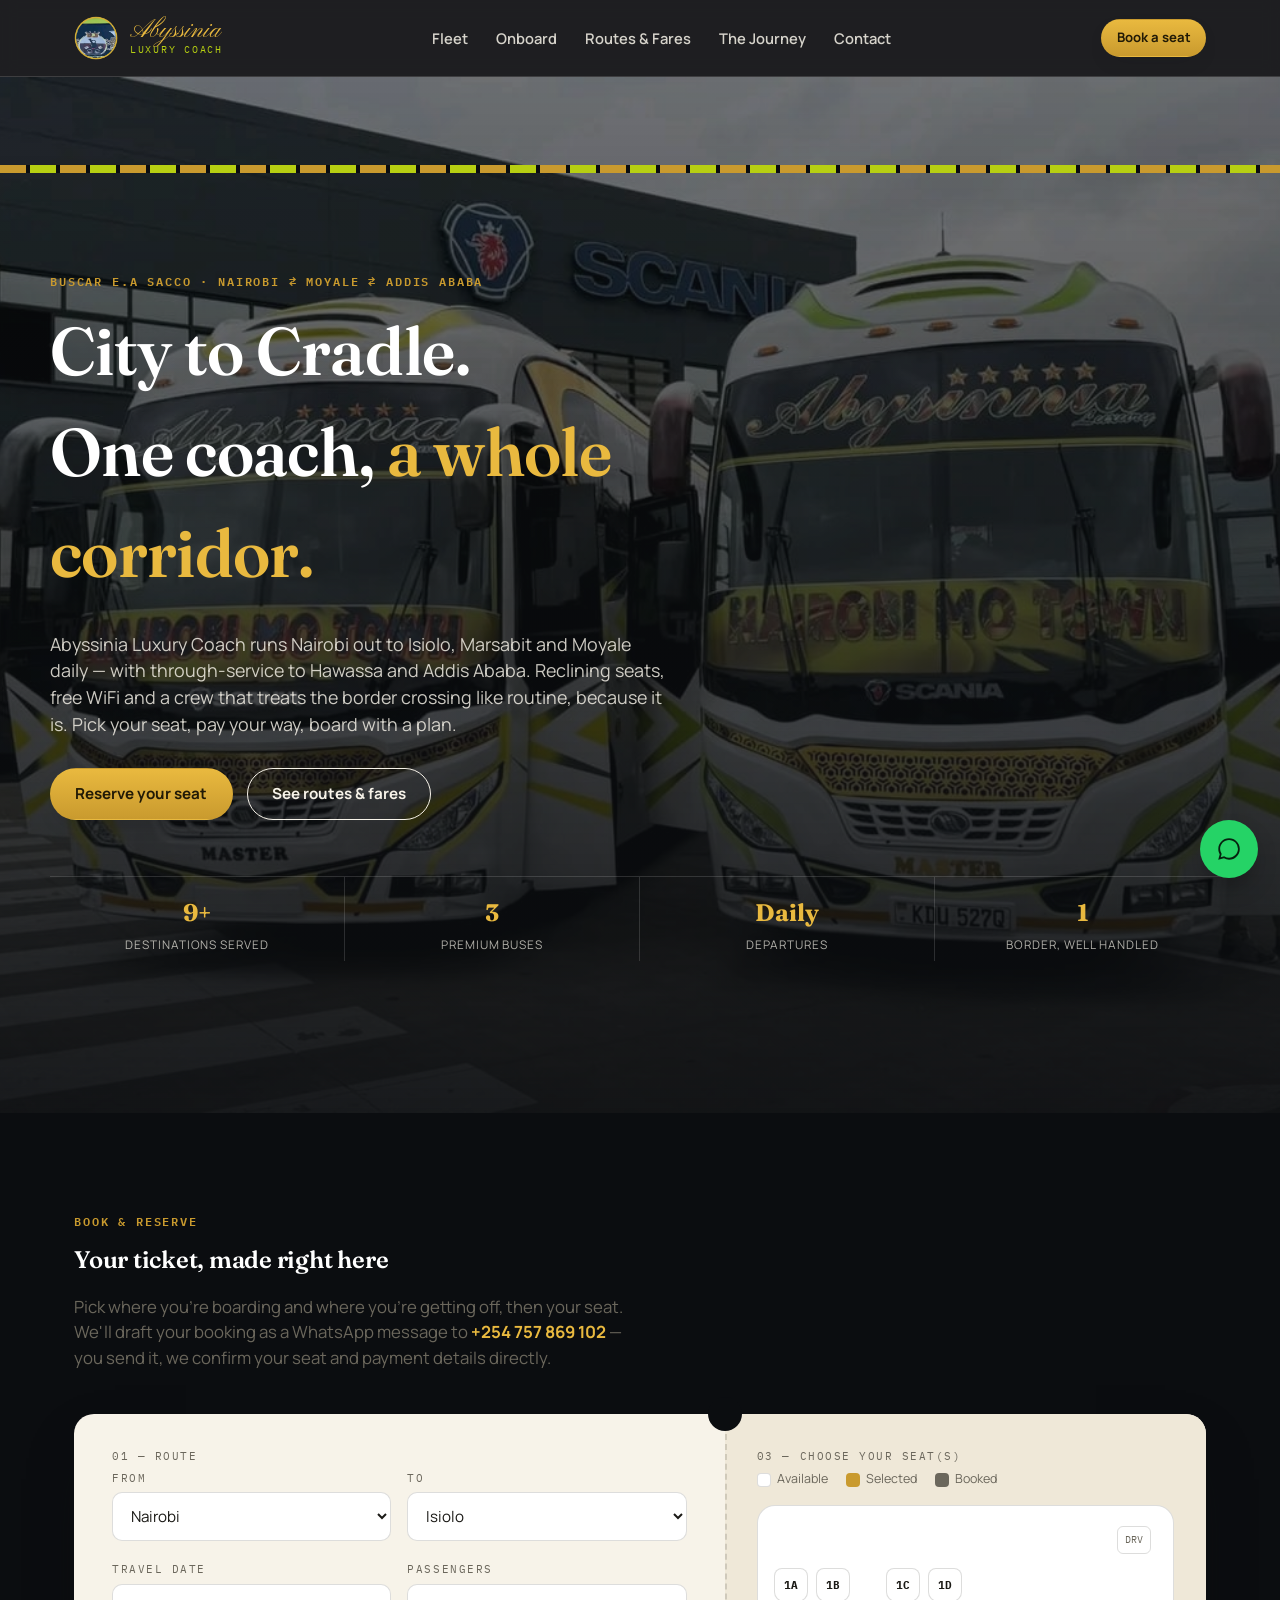
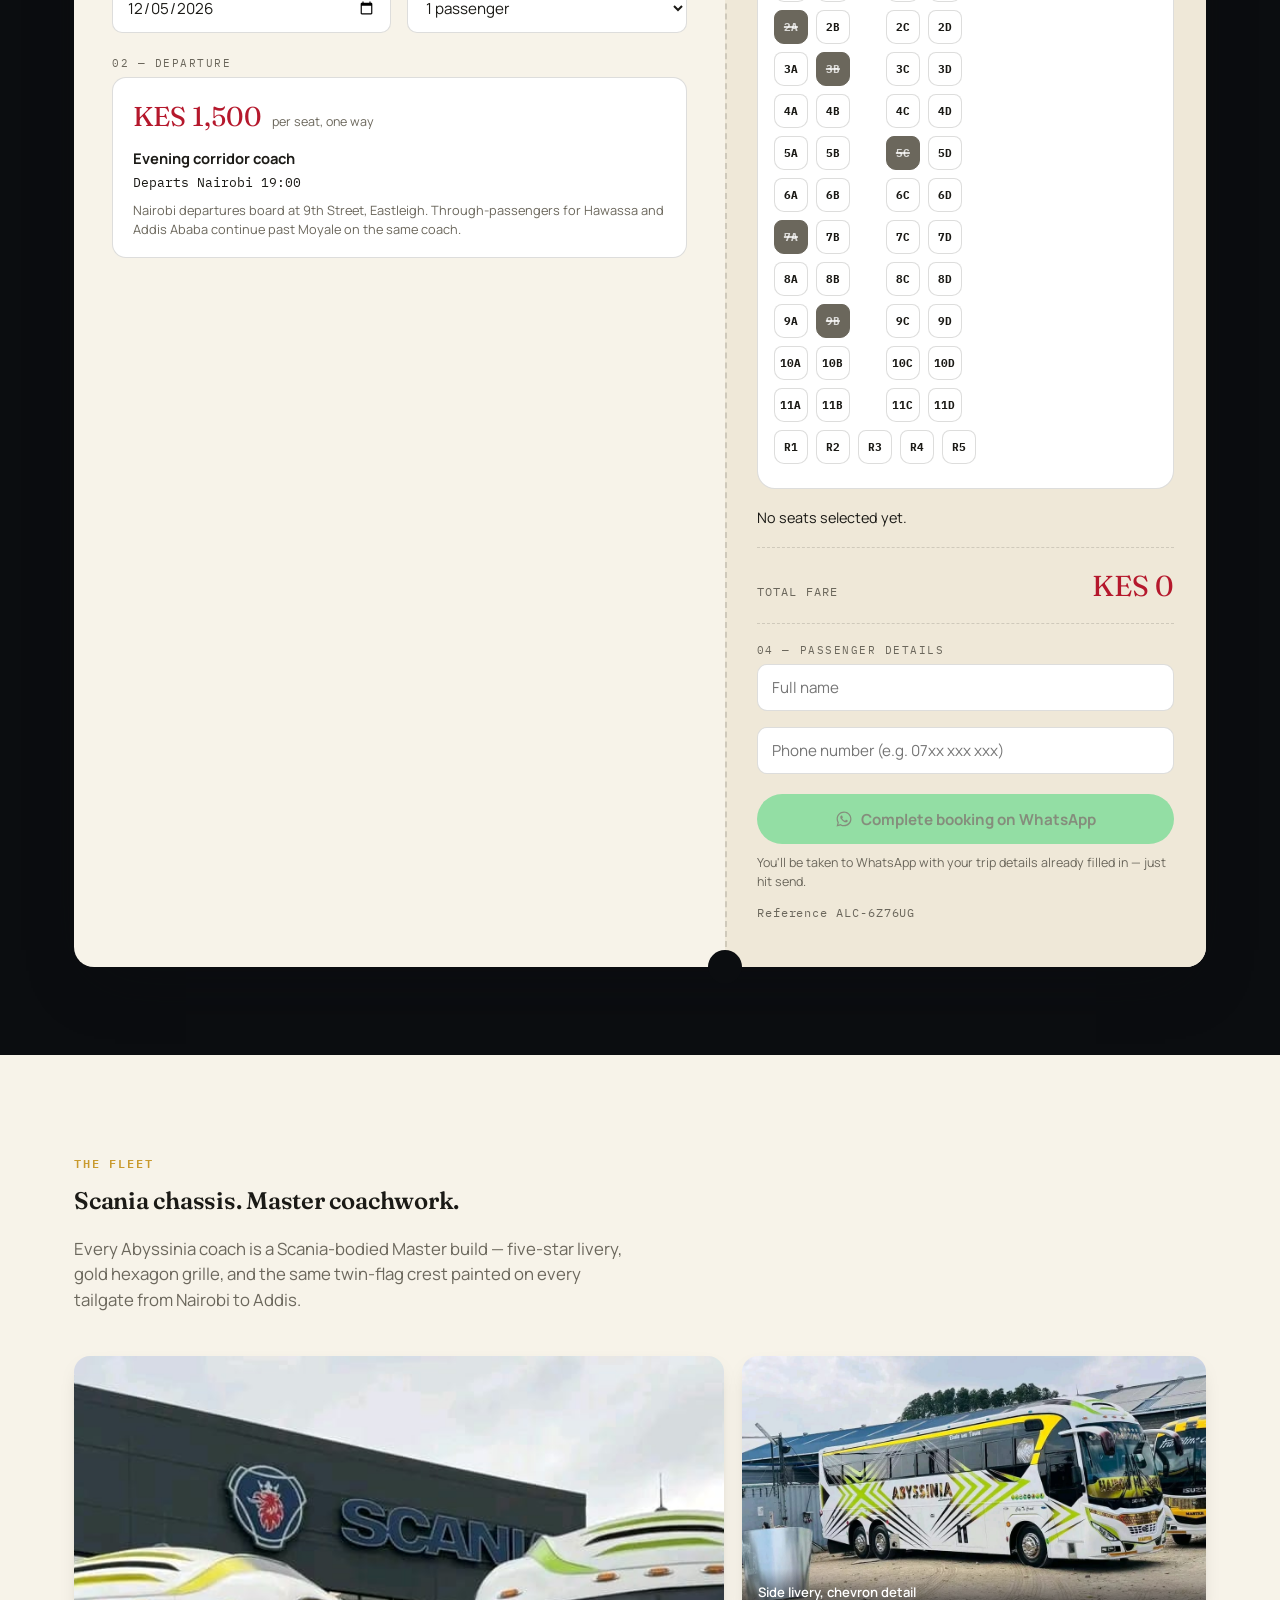
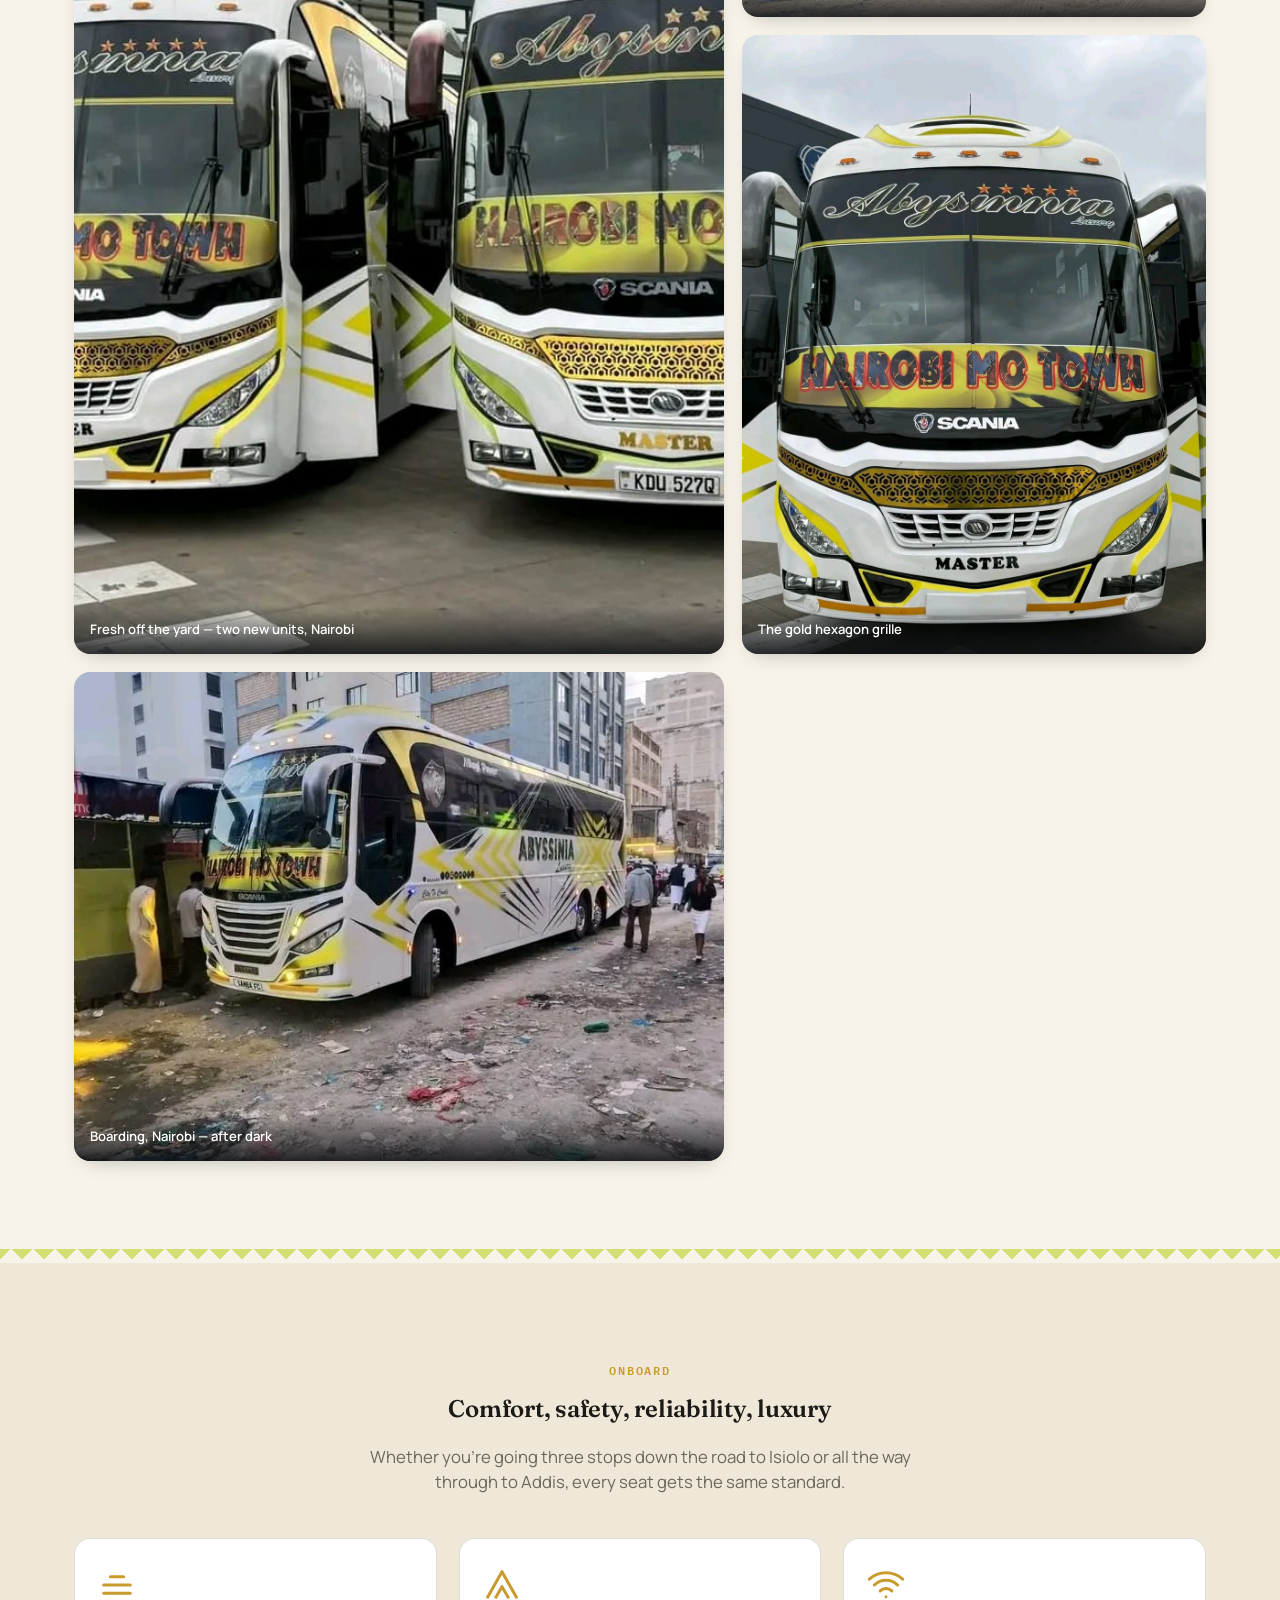
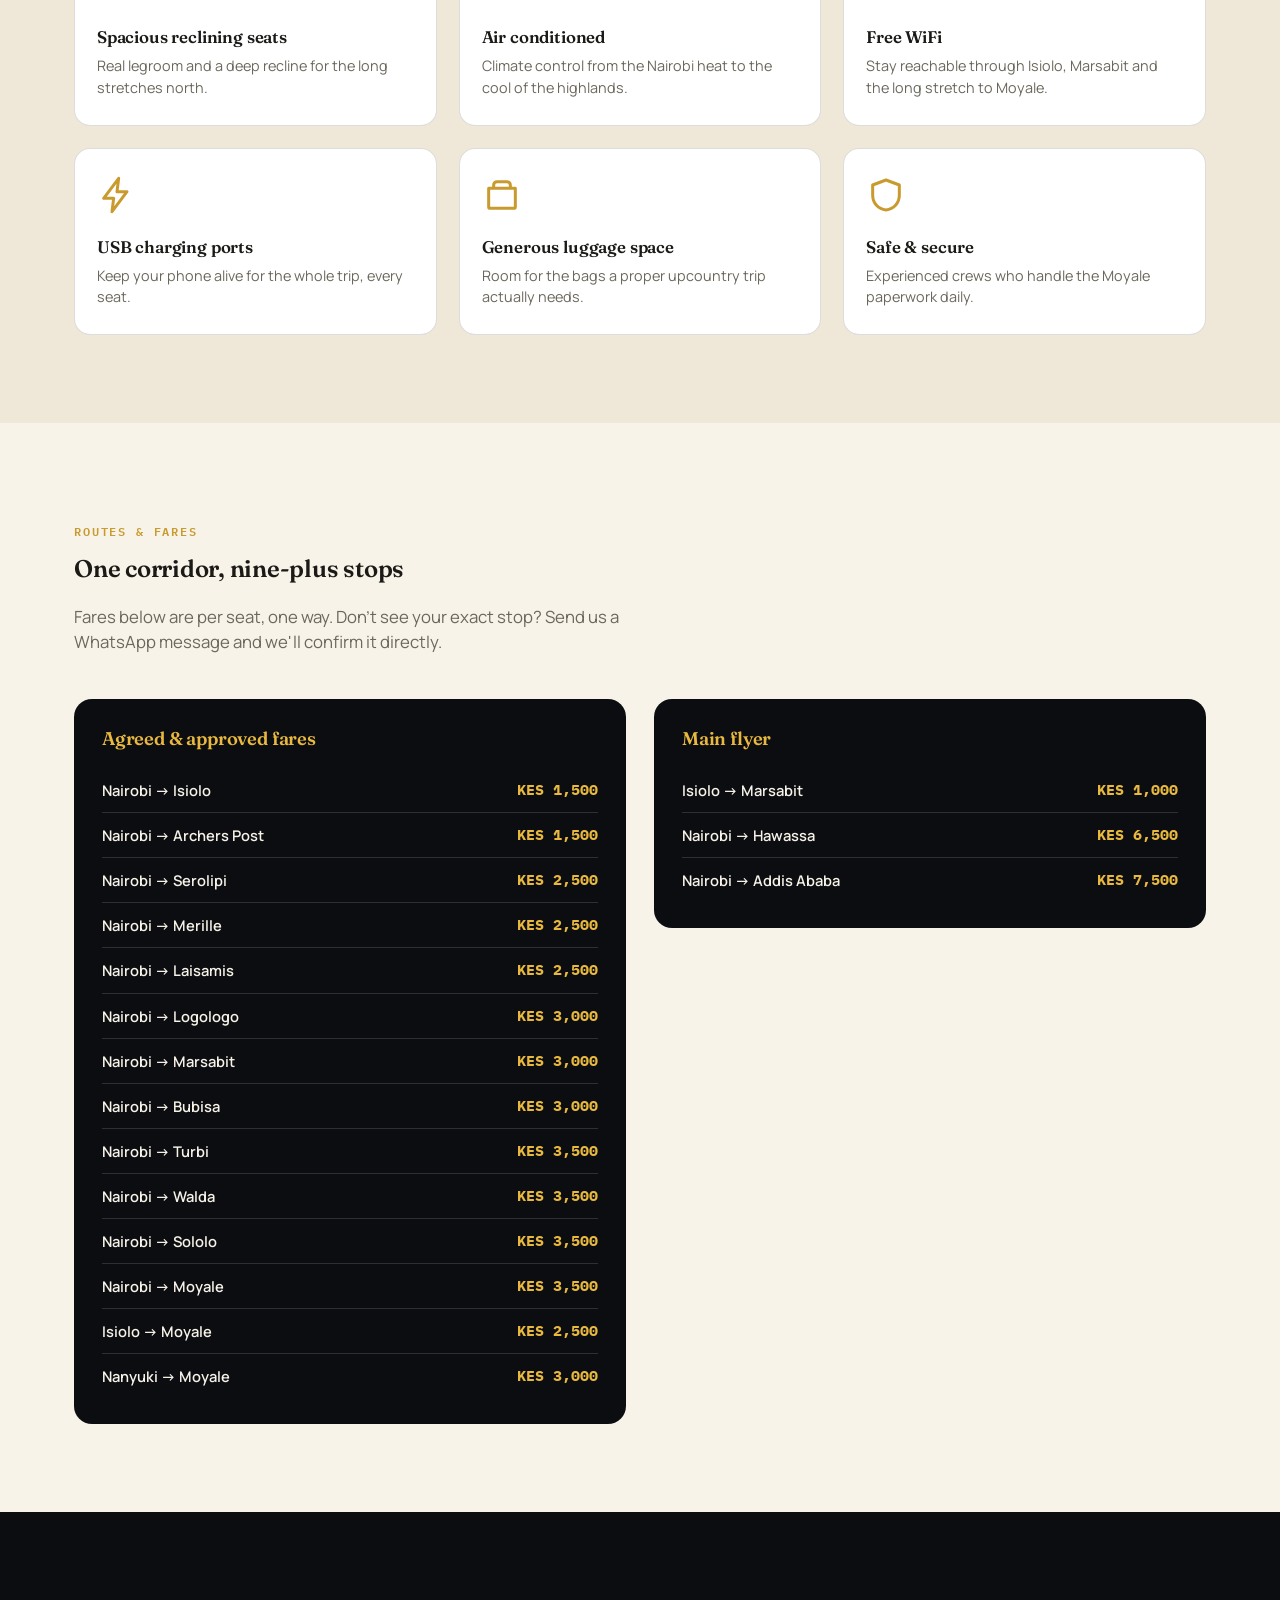
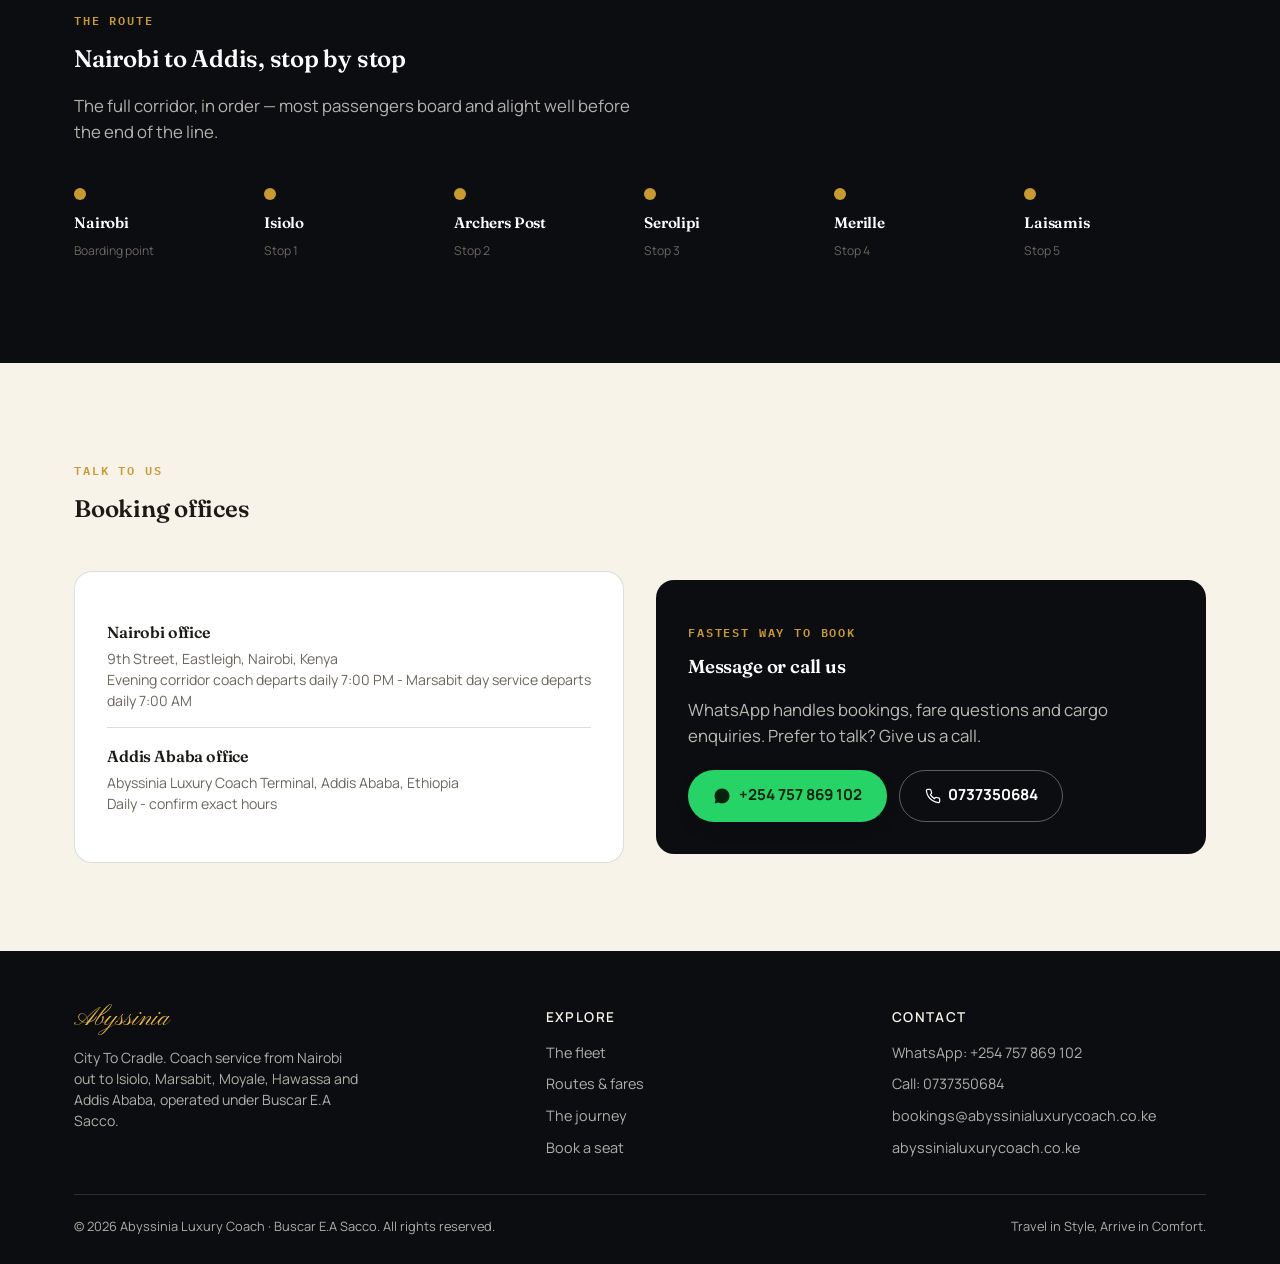
<file: index.html>
<!DOCTYPE html>
<html lang="en">
<head>

  <!-- Google tag (gtag.js) -->
<script async src="https://www.googletagmanager.com/gtag/js?id=AW-18545828782"></script>
<script>
  window.dataLayer = window.dataLayer || [];
  function gtag(){dataLayer.push(arguments);}
  gtag('js', new Date());

  gtag('config', 'AW-18545828782');
</script>
 
<meta charset="UTF-8">
<meta name="viewport" content="width=device-width, initial-scale=1.0">
<title>Abyssinia Luxury Coach | Nairobi — Addis Ababa</title>
<meta name="description" content="Book your seat on Abyssinia Luxury Coach, direct coach service between Nairobi and Addis Ababa. Select your seat and confirm on WhatsApp in minutes.">

  
<link rel="icon" href="assets/favicon.png" type="image/png">
<link rel="apple-touch-icon" href="assets/apple-touch-icon.png">

<link rel="preconnect" href="https://fonts.googleapis.com">
<link rel="preconnect" href="https://fonts.gstatic.com" crossorigin>
<link href="https://fonts.googleapis.com/css2?family=Fraunces:opsz,wght@9..144,500;9..144,600;9..144,700&family=Pinyon+Script&family=Manrope:wght@400;500;600;700;800&family=IBM+Plex+Mono:wght@500;600;700&display=swap" rel="stylesheet">

<link rel="stylesheet" href="css/style.css">
</head>
<body>

<header class="site-header">
  <div class="wrap">
    <a href="#top" class="brand">
      <img src="assets/images/logo-badge.png" alt="Abyssinia Luxury Coach crest">
      <span class="brand-text">
        <span class="script">Abyssinia</span>
        <small>Luxury Coach</small>
      </span>
    </a>

    <nav>
      <ul class="nav-links" id="navLinks">
        <li><a href="#fleet">Fleet</a></li>
        <li><a href="#amenities">Onboard</a></li>
        <li><a href="#fares">Routes &amp; Fares</a></li>
        <li><a href="#journey">The Journey</a></li>
        <li><a href="#contact">Contact</a></li>
      </ul>
    </nav>

    <div class="nav-cta">
      <a href="#booking" class="btn btn-gold btn-sm">Book a seat</a>
      <button class="nav-toggle" id="navToggle" aria-label="Toggle menu" aria-expanded="false">
        <svg width="20" height="20" viewBox="0 0 24 24" fill="none"><path d="M3 6h18M3 12h18M3 18h18" stroke="currentColor" stroke-width="2" stroke-linecap="round"/></svg>
      </button>
    </div>
  </div>
</header>

<main id="top">

  <!-- ============ HERO ============ -->
  <section class="hero" style="--hero-img:url('/assets/images/fleet-twin-scania.jpg')">
    <div class="hero-top-band"></div>
    <div class="wrap hero-inner">
      <p class="eyebrow">Buscar E.A Sacco · Nairobi ⇄ Moyale ⇄ Addis Ababa</p>
      <h1>City to Cradle.<br>One coach, <em>a whole corridor.</em></h1>
      <p class="lede">Abyssinia Luxury Coach runs Nairobi out to Isiolo, Marsabit and Moyale daily — with through-service to Hawassa and Addis Ababa. Reclining seats, free WiFi and a crew that treats the border crossing like routine, because it is. Pick your seat, pay your way, board with a plan.</p>
      <div class="hero-ctas">
        <a href="#booking" class="btn btn-gold">Reserve your seat</a>
        <a href="#fares" class="btn btn-outline">See routes &amp; fares</a>
      </div>

      <div class="hero-strip">
        <div><strong>9+</strong><span>Destinations served</span></div>
        <div><strong>3</strong><span>Premium buses</span></div>
        <div><strong>Daily</strong><span>Departures</span></div>
        <div><strong>1</strong><span>Border, well handled</span></div>
      </div>
    </div>
  </section>

  <!-- ============ BOOKING ============ -->
  <section class="booking" id="booking">
    <div class="wrap">
      <div class="section-head">
        <p class="eyebrow">Book &amp; reserve</p>
        <h2 style="color:#fff">Your ticket, made right here</h2>
        <p class="lede">Pick where you're boarding and where you're getting off, then your seat. We'll draft your booking as a WhatsApp message to <strong style="color:var(--gold-bright)">+254 757 869 102</strong> — you send it, we confirm your seat and payment details directly.</p>
      </div>

      <div class="ticket">
        <div class="ticket-tear"></div>
        <!-- MAIN -->
        <div class="ticket-main">

          <span class="ticket-row-label">01 — Route</span>
          <div class="field-grid">
            <div class="field">
              <span class="ticket-row-label" style="margin:0">From</span>
              <select id="fromSelect"></select>
            </div>
            <div class="field">
              <span class="ticket-row-label" style="margin:0">To</span>
              <select id="toSelect"></select>
            </div>
          </div>

          <div class="field-grid">
            <div class="field">
              <span class="ticket-row-label" style="margin:0">Travel date</span>
              <input type="date" id="travelDate">
            </div>
            <div class="field">
              <span class="ticket-row-label" style="margin:0">Passengers</span>
              <select id="passengerCount">
                <option value="1">1 passenger</option>
                <option value="2">2 passengers</option>
                <option value="3">3 passengers</option>
                <option value="4">4 passengers</option>
              </select>
            </div>
          </div>

          <span class="ticket-row-label" style="margin-top:22px;display:block">02 — Departure</span>
          <div id="routeInfoCard"></div>
        </div>

        <div class="ticket-tear-h"></div>

        <!-- STUB -->
        <div class="ticket-stub">
          <span class="ticket-row-label">03 — Choose your seat(s)</span>
          <div class="seatmap-legend">
            <span><i class="legend-swatch available"></i>Available</span>
            <span><i class="legend-swatch selected"></i>Selected</span>
            <span><i class="legend-swatch booked"></i>Booked</span>
          </div>
          <div class="bus-shell">
            <div class="driver-row"><div class="driver-badge">DRV</div></div>
            <div class="seat-grid" id="seatGrid"></div>
          </div>
          <p class="selected-summary" id="selectedSummary">No seats selected yet.</p>

          <div class="stub-total">
            <span class="label">Total fare</span>
            <span class="amt" id="totalFare">KES 0</span>
          </div>

          <span class="ticket-row-label">04 — Passenger details</span>
          <div class="field-grid" style="grid-template-columns:1fr">
            <div class="field">
              <input type="text" id="passengerName" placeholder="Full name">
            </div>
            <div class="field">
              <input type="tel" id="passengerPhone" placeholder="Phone number (e.g. 07xx xxx xxx)">
            </div>
          </div>

          <button class="btn btn-whatsapp btn-block" id="whatsappBtn" disabled>
            <svg width="18" height="18" viewBox="0 0 24 24" fill="currentColor" aria-hidden="true"><path d="M12.04 2C6.58 2 2.13 6.45 2.13 11.91c0 1.75.46 3.45 1.32 4.95L2.05 22l5.29-1.39a9.87 9.87 0 0 0 4.7 1.2h.01c5.46 0 9.9-4.45 9.9-9.9C21.96 6.45 17.5 2 12.04 2Zm0 18.06h-.01a8.2 8.2 0 0 1-4.18-1.15l-.3-.18-3.14.82.84-3.06-.2-.31a8.18 8.18 0 0 1-1.26-4.37c0-4.52 3.68-8.2 8.26-8.2 2.2 0 4.27.86 5.83 2.42a8.15 8.15 0 0 1 2.41 5.8c0 4.52-3.69 8.2-8.25 8.2Zm4.52-6.15c-.25-.12-1.46-.72-1.68-.8-.23-.08-.39-.12-.56.12-.16.25-.64.8-.78.96-.14.17-.29.19-.53.06-.25-.12-1.04-.38-1.99-1.22-.73-.66-1.23-1.46-1.37-1.71-.14-.25-.02-.38.11-.5.11-.11.25-.29.37-.43.12-.15.16-.25.24-.42.08-.16.04-.31-.02-.43-.06-.12-.56-1.35-.77-1.85-.2-.48-.4-.42-.56-.42-.14-.01-.31-.01-.47-.01a.9.9 0 0 0-.65.31c-.23.25-.86.84-.86 2.04 0 1.2.88 2.37 1 2.53.12.16 1.73 2.64 4.2 3.7.59.25 1.04.4 1.4.52.59.19 1.12.16 1.55.1.47-.07 1.46-.6 1.66-1.18.21-.58.21-1.07.14-1.18-.06-.1-.22-.16-.47-.28Z"/></svg>
            Complete booking on WhatsApp
          </button>
          <p class="form-note">You'll be taken to WhatsApp with your trip details already filled in — just hit send.</p>
          <p class="ticket-code" id="ticketCode"></p>
        </div>
      </div>
    </div>
  </section>

  <!-- ============ FLEET ============ -->
  <section id="fleet">
    <div class="wrap">
      <div class="section-head">
        <p class="eyebrow">The fleet</p>
        <h2>Scania chassis. Master coachwork.</h2>
        <p class="lede">Every Abyssinia coach is a Scania-bodied Master build — five-star livery, gold hexagon grille, and the same twin-flag crest painted on every tailgate from Nairobi to Addis.</p>
      </div>

      <div class="fleet-grid">
        <div class="fleet-item fleet-main">
          <img src="assets/images/fleet-twin-scania.jpg" alt="Two Abyssinia Luxury Coach Scania buses parked side by side outside the Scania dealership">
          <div class="cap">Fresh off the yard — two new units, Nairobi</div>
        </div>
        <div class="fleet-item">
          <img src="assets/images/fleet-side-profile.jpg" alt="Side profile of an Abyssinia Luxury Coach bus showing the lime-and-gold chevron livery">
          <div class="cap">Side livery, chevron detail</div>
        </div>
        <div class="fleet-item">
          <img src="assets/images/fleet-front-closeup.jpg" alt="Close-up of the Abyssinia Luxury Coach front grille and windscreen branding">
          <div class="cap">The gold hexagon grille</div>
        </div>
        <div class="fleet-item">
          <img src="assets/images/fleet-night-boarding.jpg" alt="Abyssinia Luxury Coach bus boarding passengers at night in Nairobi">
          <div class="cap">Boarding, Nairobi — after dark</div>
        </div>
      </div>
    </div>
  </section>

  <div class="chevron-rule"></div>

  <!-- ============ AMENITIES ============ -->
  <section id="amenities" class="on-dim">
    <div class="wrap">
      <div class="section-head center" style="margin-left:auto;margin-right:auto;">
        <p class="eyebrow">Onboard</p>
        <h2>Comfort, safety, reliability, luxury</h2>
        <p class="lede" style="margin-left:auto;margin-right:auto;">Whether you're going three stops down the road to Isiolo or all the way through to Addis, every seat gets the same standard.</p>
      </div>

      <div class="amenities-grid" id="amenitiesGrid">
        <div class="amenity">
          <svg class="icon" viewBox="0 0 24 24" fill="none"><path d="M4 17h16M4 12h16M8 7h8" stroke="currentColor" stroke-width="1.8" stroke-linecap="round"/></svg>
          <h3>Spacious reclining seats</h3>
          <p>Real legroom and a deep recline for the long stretches north.</p>
        </div>
        <div class="amenity">
          <svg class="icon" viewBox="0 0 24 24" fill="none"><path d="M3 20l9-16 9 16" stroke="currentColor" stroke-width="1.8" stroke-linejoin="round"/><path d="M8 20l4-7 4 7" stroke="currentColor" stroke-width="1.8" stroke-linejoin="round"/></svg>
          <h3>Air conditioned</h3>
          <p>Climate control from the Nairobi heat to the cool of the highlands.</p>
        </div>
        <div class="amenity">
          <svg class="icon" viewBox="0 0 24 24" fill="none"><path d="M2 8.5a15 15 0 0 1 20 0M5 12a10 10 0 0 1 14 0M8.5 15.5a5 5 0 0 1 7 0M12 19h.01" stroke="currentColor" stroke-width="1.8" stroke-linecap="round"/></svg>
          <h3>Free WiFi</h3>
          <p>Stay reachable through Isiolo, Marsabit and the long stretch to Moyale.</p>
        </div>
        <div class="amenity">
          <svg class="icon" viewBox="0 0 24 24" fill="none"><path d="M13 2 4 14h6l-1 8 9-12h-6l1-8Z" stroke="currentColor" stroke-width="1.8" stroke-linejoin="round"/></svg>
          <h3>USB charging ports</h3>
          <p>Keep your phone alive for the whole trip, every seat.</p>
        </div>
        <div class="amenity">
          <svg class="icon" viewBox="0 0 24 24" fill="none"><path d="M7 8V6a2 2 0 0 1 2-2h6a2 2 0 0 1 2 2v2M4 8h16v11a1 1 0 0 1-1 1H5a1 1 0 0 1-1-1V8Z" stroke="currentColor" stroke-width="1.8" stroke-linejoin="round"/></svg>
          <h3>Generous luggage space</h3>
          <p>Room for the bags a proper upcountry trip actually needs.</p>
        </div>
        <div class="amenity">
          <svg class="icon" viewBox="0 0 24 24" fill="none"><path d="M12 3 4 6v6c0 5 3.4 8.5 8 9 4.6-.5 8-4 8-9V6l-8-3Z" stroke="currentColor" stroke-width="1.8" stroke-linejoin="round"/></svg>
          <h3>Safe &amp; secure</h3>
          <p>Experienced crews who handle the Moyale paperwork daily.</p>
        </div>
      </div>
    </div>
  </section>

  <!-- ============ FARES ============ -->
  <section id="fares">
    <div class="wrap">
      <div class="section-head">
        <p class="eyebrow">Routes &amp; fares</p>
        <h2>One corridor, nine-plus stops</h2>
        <p class="lede">Fares below are per seat, one way. Don't see your exact stop? Send us a WhatsApp message and we'll confirm it directly.</p>
      </div>
      <div id="fareTables"></div>
    </div>
  </section>

  <!-- ============ JOURNEY ============ -->
  <section id="journey" class="on-dark">
    <div class="wrap">
      <div class="section-head">
        <p class="eyebrow">The route</p>
        <h2 style="color:#fff">Nairobi to Addis, stop by stop</h2>
        <p class="lede">The full corridor, in order — most passengers board and alight well before the end of the line.</p>
      </div>
      <div class="journey-line" id="journeyLine"></div>
    </div>
  </section>

  <!-- ============ CONTACT ============ -->
  <section id="contact">
    <div class="wrap">
      <div class="section-head">
        <p class="eyebrow">Talk to us</p>
        <h2>Booking offices</h2>
      </div>

      <div class="contact-grid">
        <div class="contact-card" id="officesCard"></div>

        <div class="contact-card" style="background:var(--ink); color:#fff; border:none;">
          <p class="eyebrow">Fastest way to book</p>
          <h3 style="color:#fff;margin-bottom:14px;">Message or call us</h3>
          <p class="lede" style="color:rgba(247,243,233,.75); margin-bottom:22px;">WhatsApp handles bookings, fare questions and cargo enquiries. Prefer to talk? Give us a call.</p>
          <div style="display:flex; flex-wrap:wrap; gap:12px;">
            <a class="btn btn-whatsapp" id="contactWaBtn" href="#" target="_blank" rel="noopener">
              <svg width="18" height="18" viewBox="0 0 24 24" fill="currentColor" aria-hidden="true"><path d="M12.04 2C6.58 2 2.13 6.45 2.13 11.91c0 1.75.46 3.45 1.32 4.95L2.05 22l5.29-1.39a9.87 9.87 0 0 0 4.7 1.2h.01c5.46 0 9.9-4.45 9.9-9.9C21.96 6.45 17.5 2 12.04 2Z"/></svg>
              +254 757 869 102
            </a>
            <a class="btn btn-outline" id="contactCallBtn" href="#" style="border-color:rgba(247,243,233,.35)">
              <svg width="16" height="16" viewBox="0 0 24 24" fill="none"><path d="M22 16.92v3a2 2 0 0 1-2.18 2 19.79 19.79 0 0 1-8.63-3.07 19.5 19.5 0 0 1-6-6 19.79 19.79 0 0 1-3.07-8.67A2 2 0 0 1 4.11 2h3a2 2 0 0 1 2 1.72c.127.96.362 1.903.7 2.81a2 2 0 0 1-.45 2.11L8.09 9.91a16 16 0 0 0 6 6l1.27-1.27a2 2 0 0 1 2.11-.45c.907.338 1.85.573 2.81.7A2 2 0 0 1 22 16.92Z" stroke="currentColor" stroke-width="1.8" stroke-linejoin="round"/></svg>
              <span id="contactCallLabel">Call us</span>
            </a>
          </div>
        </div>
      </div>
    </div>
  </section>

</main>

<footer class="site-footer">
  <div class="wrap">
    <div class="footer-grid">
      <div>
        <span class="brand-text" style="margin-bottom:10px;">
          <span class="script" style="font-size:1.6rem;">Abyssinia</span>
        </span>
        <p style="max-width:32ch; font-size:.88rem;">City To Cradle. Coach service from Nairobi out to Isiolo, Marsabit, Moyale, Hawassa and Addis Ababa, operated under Buscar E.A Sacco.</p>
      </div>
      <div>
        <h4>Explore</h4>
        <ul>
          <li><a href="#fleet">The fleet</a></li>
          <li><a href="#fares">Routes &amp; fares</a></li>
          <li><a href="#journey">The journey</a></li>
          <li><a href="#booking">Book a seat</a></li>
        </ul>
      </div>
      <div>
        <h4>Contact</h4>
        <ul>
          <li>WhatsApp: +254 757 869 102</li>
          <li id="footerCall"></li>
          <li id="footerEmail"></li>
          <li><a href="https://abyssinialuxurycoach.co.ke">abyssinialuxurycoach.co.ke</a></li>
        </ul>
      </div>
    </div>
    <div class="footer-bottom">
      <span>© <span id="year"></span> Abyssinia Luxury Coach · Buscar E.A Sacco. All rights reserved.</span>
      <span>Travel in Style, Arrive in Comfort.</span>
    </div>
  </div>
</footer>

<a class="wa-float" id="floatWaBtn" href="#" target="_blank" rel="noopener" aria-label="Chat on WhatsApp">
  <svg width="26" height="26" viewBox="0 0 24 24" fill="currentColor" aria-hidden="true"><path d="M12.04 2C6.58 2 2.13 6.45 2.13 11.91c0 1.75.46 3.45 1.32 4.95L2.05 22l5.29-1.39a9.87 9.87 0 0 0 4.7 1.2h.01c5.46 0 9.9-4.45 9.9-9.9C21.96 6.45 17.5 2 12.04 2Zm0 18.06h-.01a8.2 8.2 0 0 1-4.18-1.15l-.3-.18-3.14.82.84-3.06-.2-.31a8.18 8.18 0 0 1-1.26-4.37c0-4.52 3.68-8.2 8.26-8.2 2.2 0 4.27.86 5.83 2.42a8.15 8.15 0 0 1 2.41 5.8c0 4.52-3.69 8.2-8.25 8.2Z"/></svg>
</a>

<script src="js/app.js"></script>
</body>
</html>
</file>
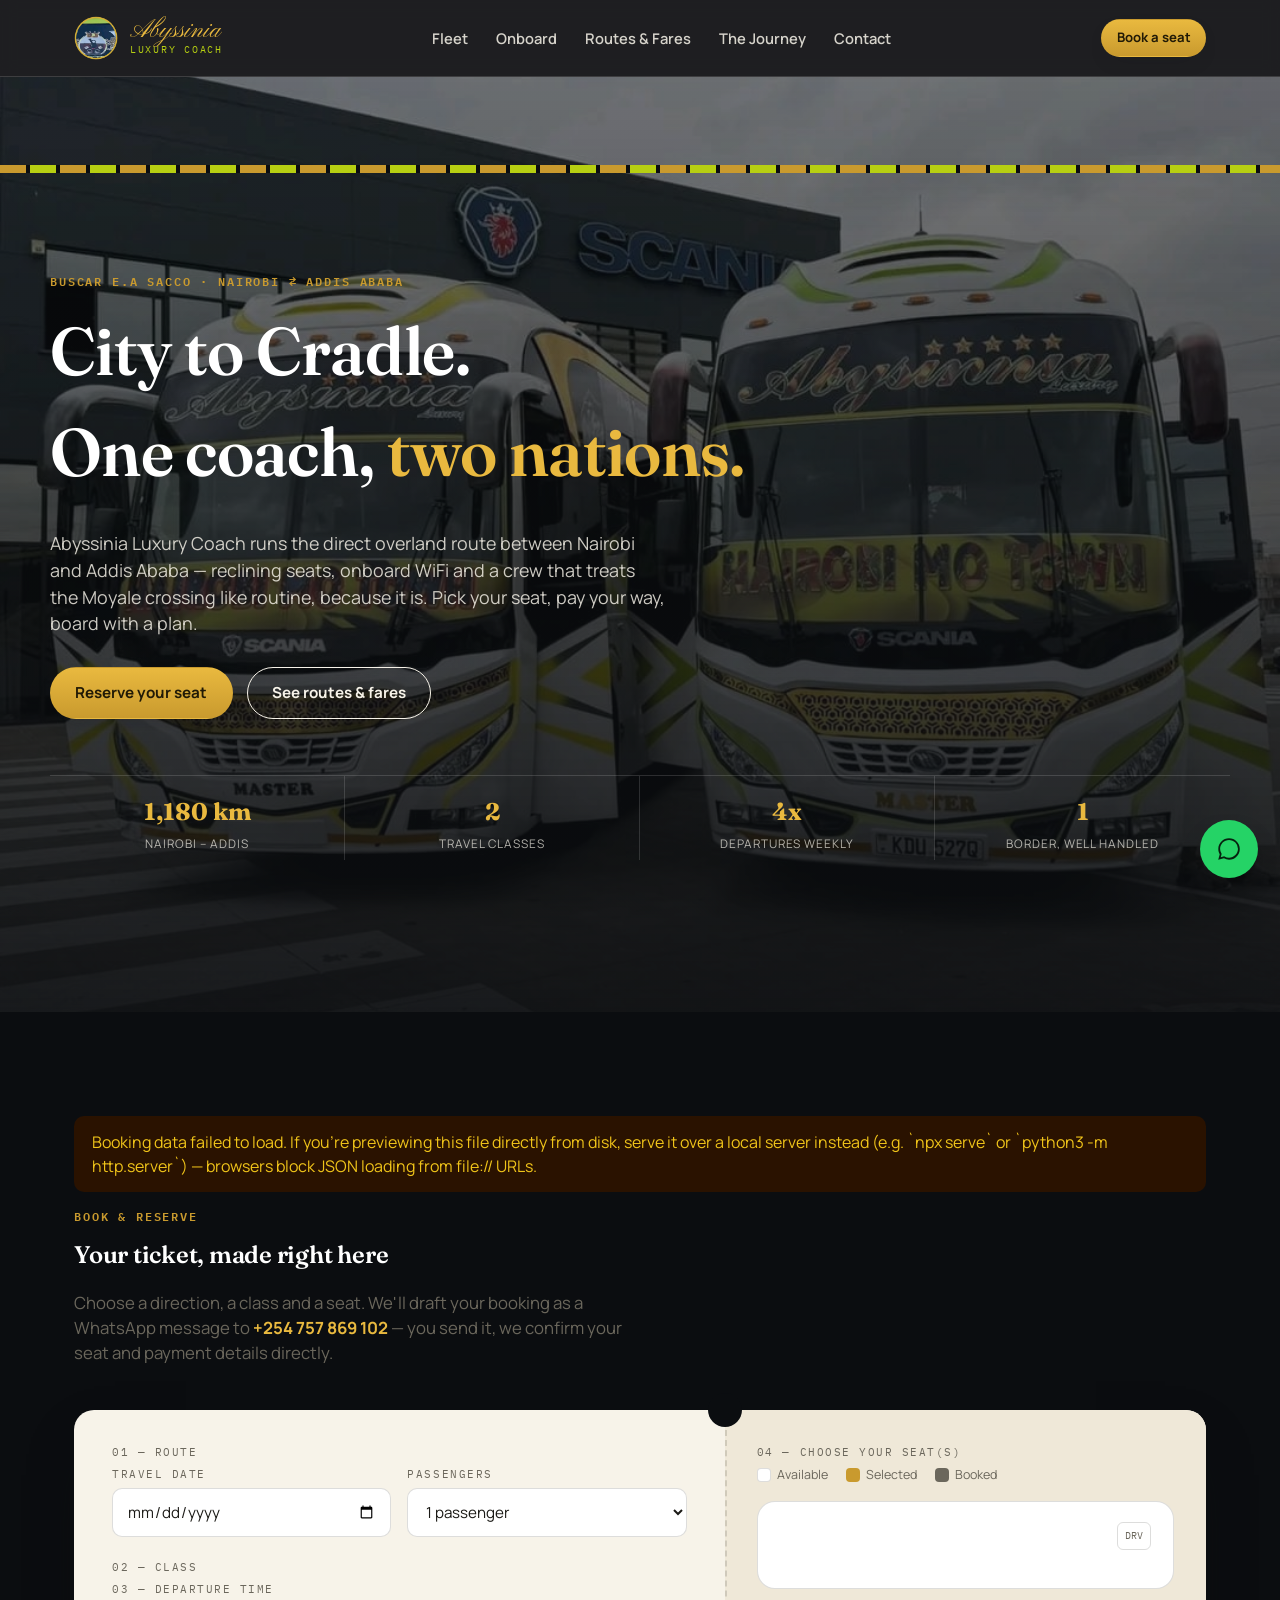
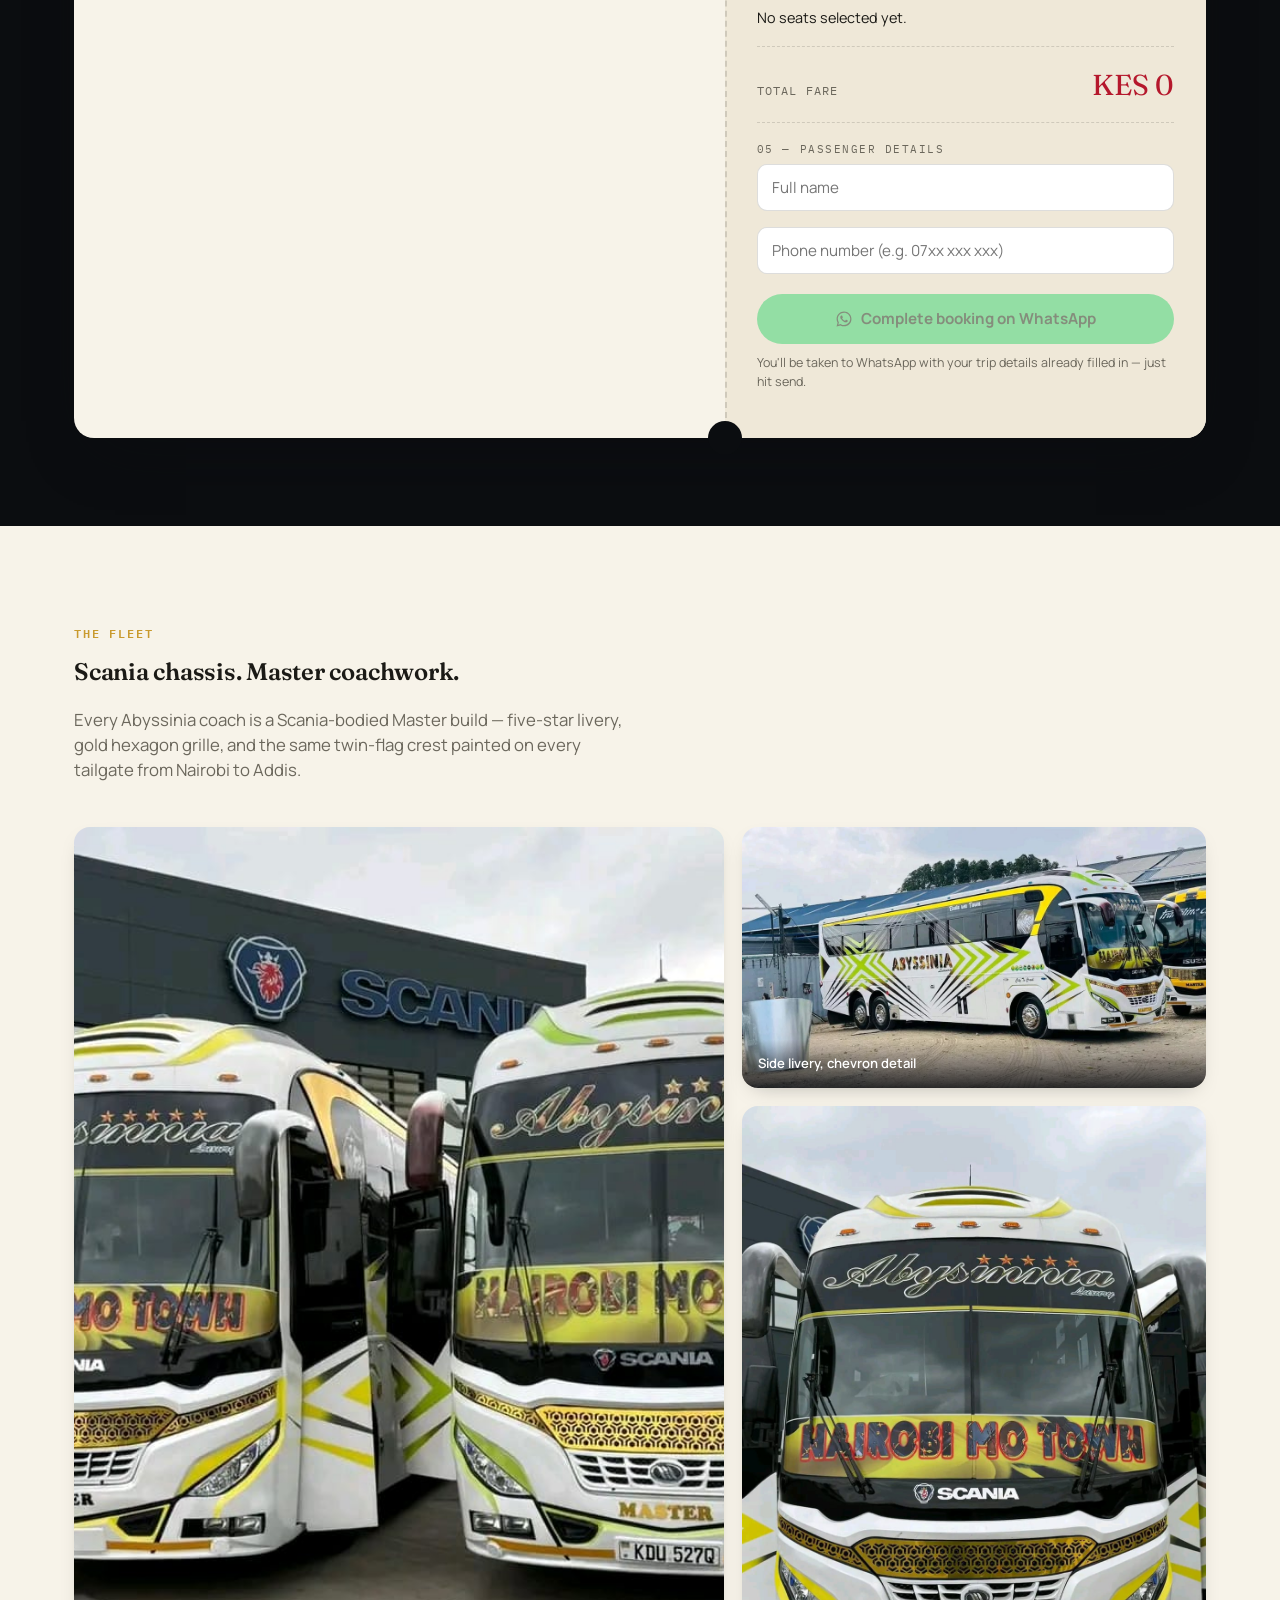
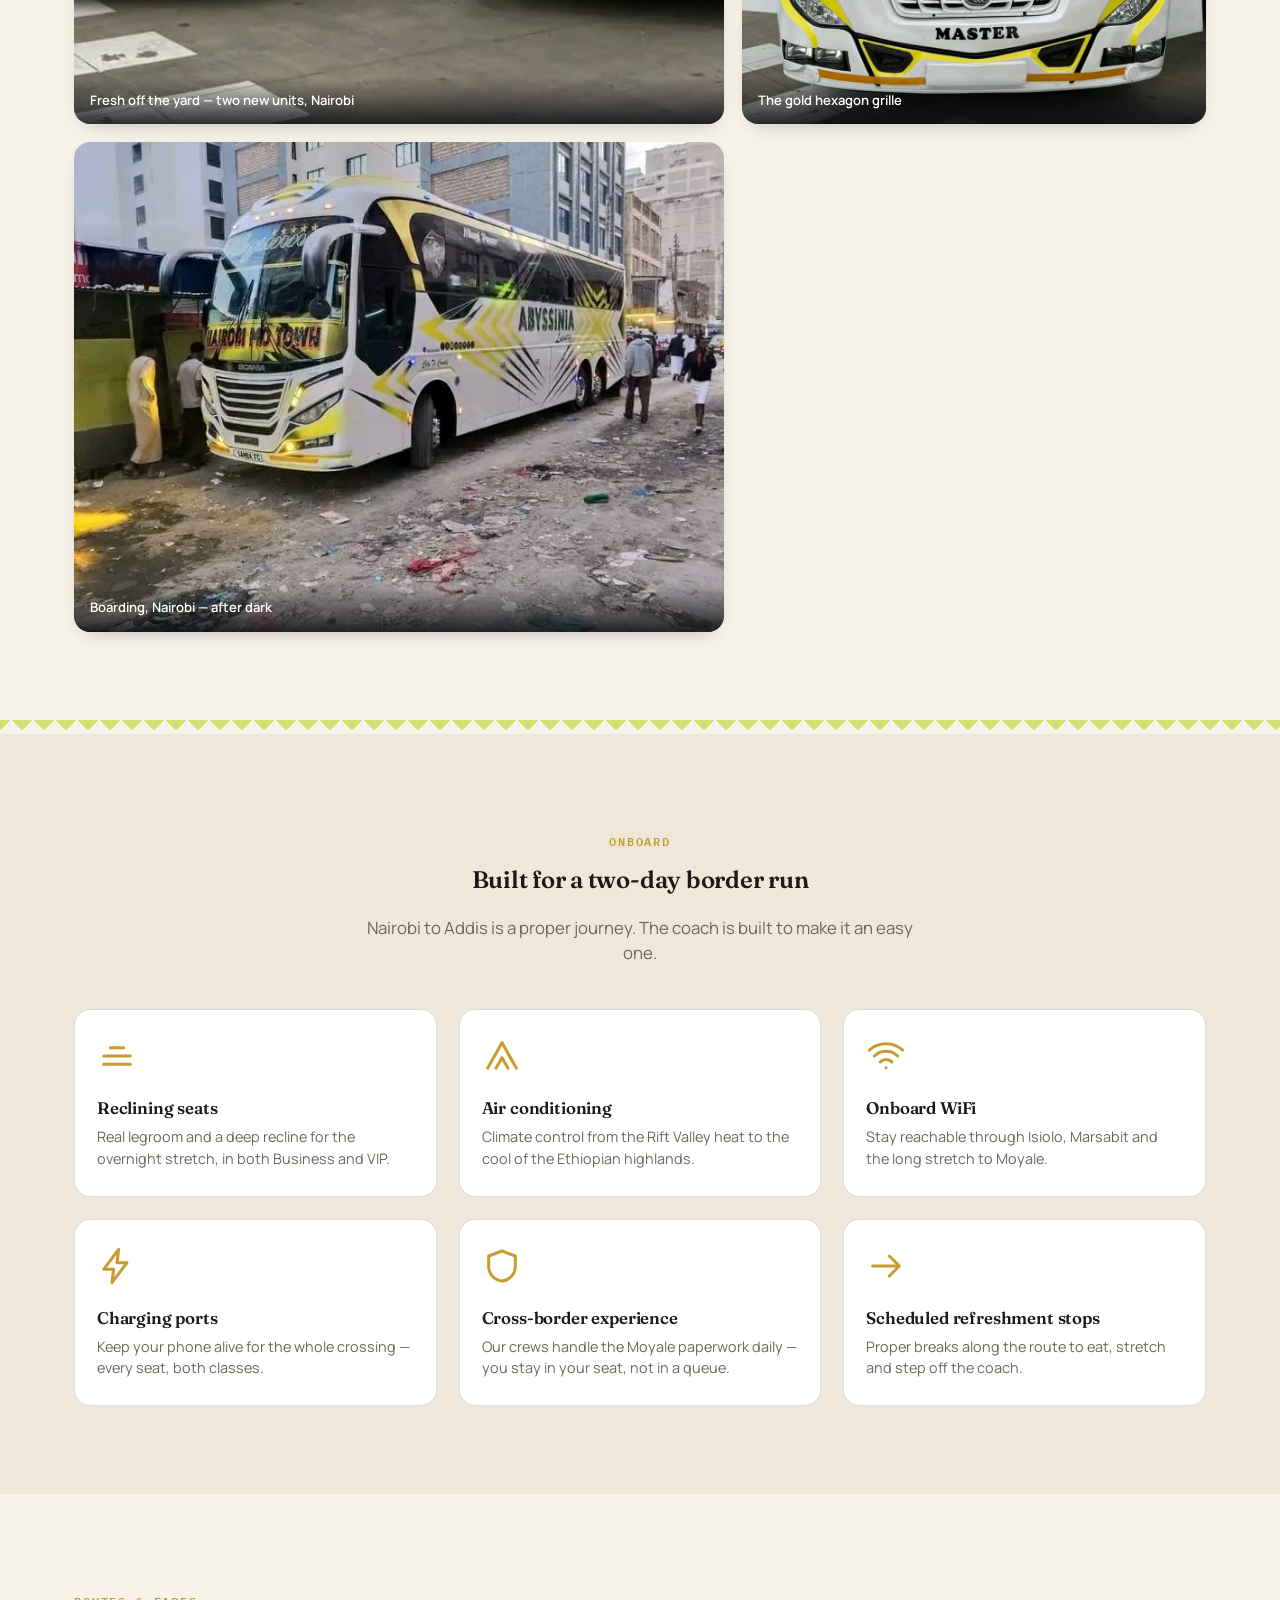
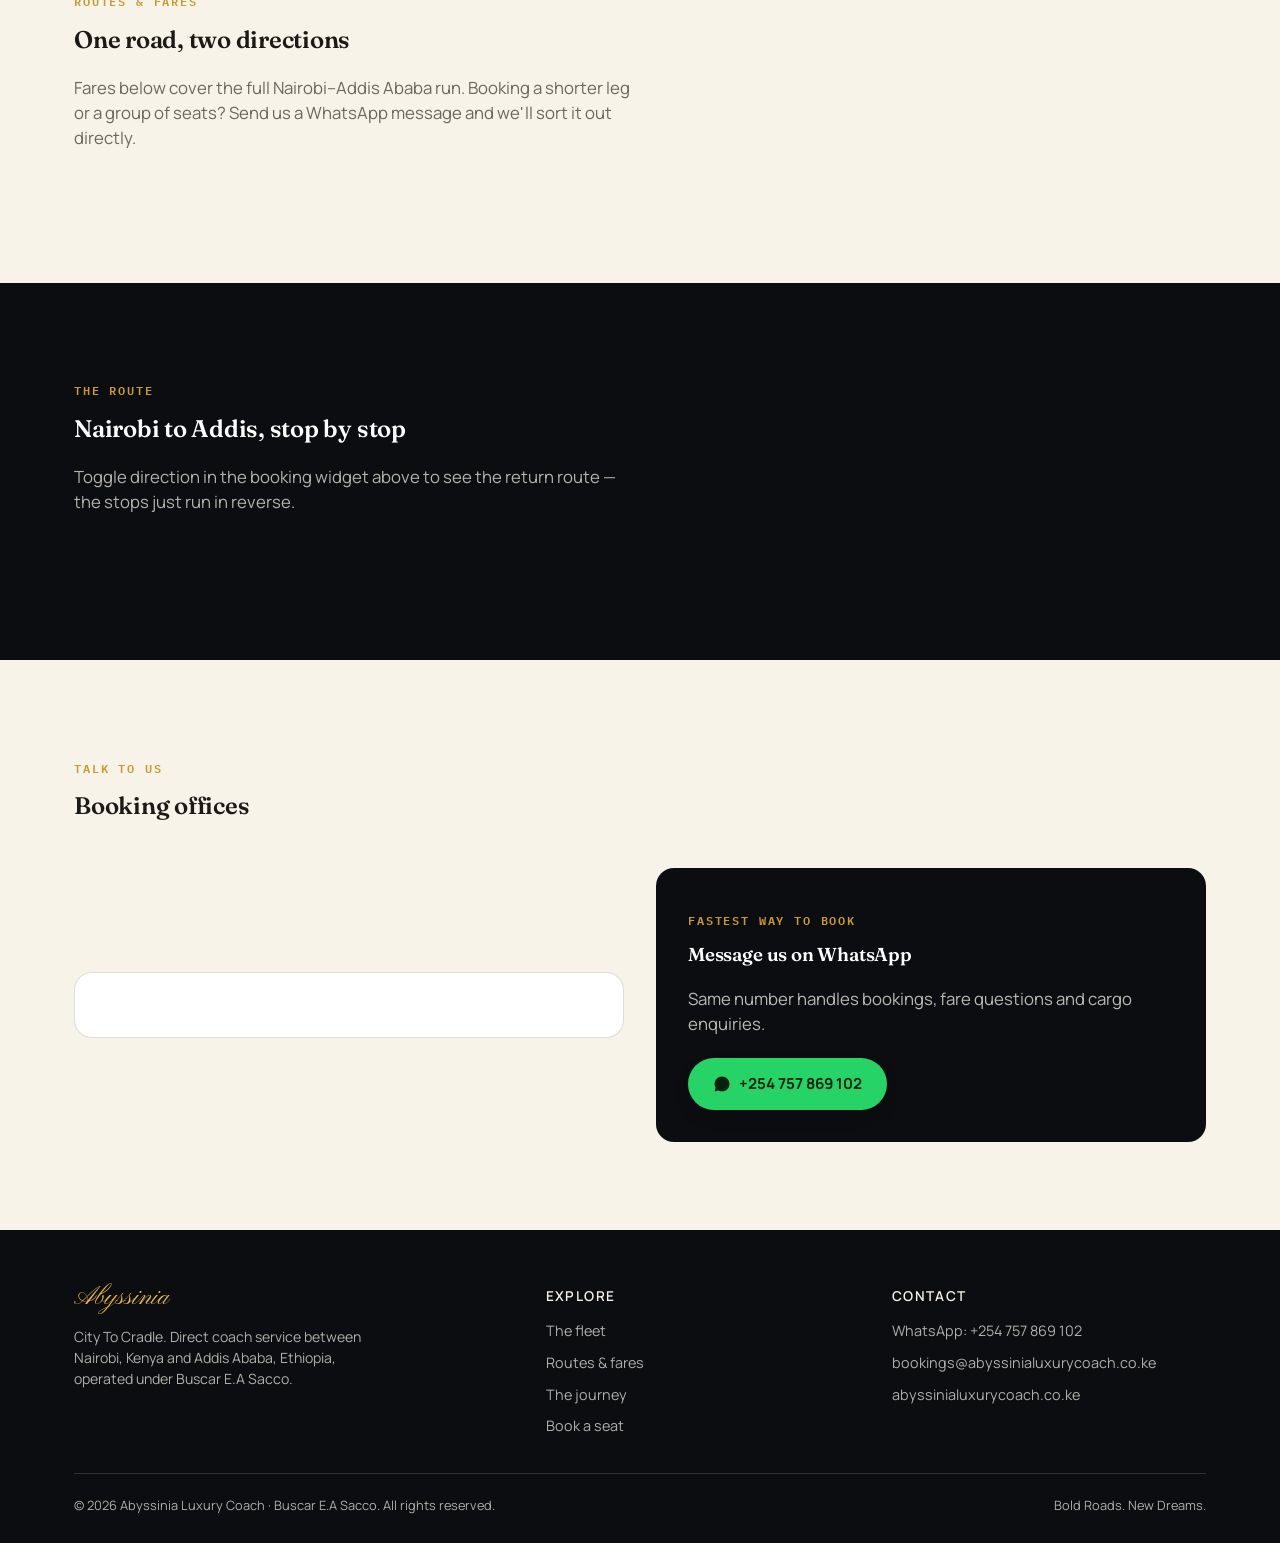
<file: index22.html>
<!DOCTYPE html>
<html lang="en">
<head>
<meta charset="UTF-8">
<meta name="viewport" content="width=device-width, initial-scale=1.0">
<title>Abyssinia Luxury Coach | Nairobi — Addis Ababa</title>
<meta name="description" content="Book your seat on Abyssinia Luxury Coach, direct coach service between Nairobi and Addis Ababa. Select your seat and confirm on WhatsApp in minutes.">

<link rel="icon" href="assets/favicon.png" type="image/png">
<link rel="apple-touch-icon" href="assets/apple-touch-icon.png">

<link rel="preconnect" href="https://fonts.googleapis.com">
<link rel="preconnect" href="https://fonts.gstatic.com" crossorigin>
<link href="https://fonts.googleapis.com/css2?family=Fraunces:opsz,wght@9..144,500;9..144,600;9..144,700&family=Pinyon+Script&family=Manrope:wght@400;500;600;700;800&family=IBM+Plex+Mono:wght@500;600;700&display=swap" rel="stylesheet">

<link rel="stylesheet" href="css/style.css">
</head>
<body>

<header class="site-header">
  <div class="wrap">
    <a href="#top" class="brand">
      <img src="assets/images/logo-badge.png" alt="Abyssinia Luxury Coach crest">
      <span class="brand-text">
        <span class="script">Abyssinia</span>
        <small>Luxury Coach</small>
      </span>
    </a>

    <nav>
      <ul class="nav-links" id="navLinks">
        <li><a href="#fleet">Fleet</a></li>
        <li><a href="#amenities">Onboard</a></li>
        <li><a href="#fares">Routes &amp; Fares</a></li>
        <li><a href="#journey">The Journey</a></li>
        <li><a href="#contact">Contact</a></li>
      </ul>
    </nav>

    <div class="nav-cta">
      <a href="#booking" class="btn btn-gold btn-sm">Book a seat</a>
      <button class="nav-toggle" id="navToggle" aria-label="Toggle menu" aria-expanded="false">
        <svg width="20" height="20" viewBox="0 0 24 24" fill="none"><path d="M3 6h18M3 12h18M3 18h18" stroke="currentColor" stroke-width="2" stroke-linecap="round"/></svg>
      </button>
    </div>
  </div>
</header>

<main id="top">

  <!-- ============ HERO ============ -->
  <section class="hero" style="--hero-img:url('/assets/images/fleet-twin-scania.jpg')">
    <div class="hero-top-band"></div>
    <div class="wrap hero-inner">
      <p class="eyebrow">Buscar E.A Sacco · Nairobi ⇄ Addis Ababa</p>
      <h1>City to Cradle.<br>One coach, <em>two nations.</em></h1>
      <p class="lede">Abyssinia Luxury Coach runs the direct overland route between Nairobi and Addis Ababa — reclining seats, onboard WiFi and a crew that treats the Moyale crossing like routine, because it is. Pick your seat, pay your way, board with a plan.</p>
      <div class="hero-ctas">
        <a href="#booking" class="btn btn-gold">Reserve your seat</a>
        <a href="#fares" class="btn btn-outline">See routes &amp; fares</a>
      </div>

      <div class="hero-strip">
        <div><strong>1,180 km</strong><span>Nairobi – Addis</span></div>
        <div><strong>2</strong><span>Travel classes</span></div>
        <div><strong>4x</strong><span>Departures weekly</span></div>
        <div><strong>1</strong><span>Border, well handled</span></div>
      </div>
    </div>
  </section>

  <!-- ============ BOOKING ============ -->
  <section class="booking" id="booking">
    <div class="wrap">
      <div class="section-head">
        <p class="eyebrow">Book &amp; reserve</p>
        <h2 style="color:#fff">Your ticket, made right here</h2>
        <p class="lede">Choose a direction, a class and a seat. We'll draft your booking as a WhatsApp message to <strong style="color:var(--gold-bright)">+254 757 869 102</strong> — you send it, we confirm your seat and payment details directly.</p>
      </div>

      <div class="ticket">
        <div class="ticket-tear"></div>
        <!-- MAIN -->
        <div class="ticket-main">

          <span class="ticket-row-label">01 — Route</span>
          <div class="direction-toggle" id="directionToggle"></div>

          <div class="field-grid">
            <div class="field">
              <span class="ticket-row-label" style="margin:0">Travel date</span>
              <input type="date" id="travelDate">
            </div>
            <div class="field">
              <span class="ticket-row-label" style="margin:0">Passengers</span>
              <select id="passengerCount">
                <option value="1">1 passenger</option>
                <option value="2">2 passengers</option>
                <option value="3">3 passengers</option>
                <option value="4">4 passengers</option>
              </select>
            </div>
          </div>
          <p class="days-note" id="daysNote"></p>

          <span class="ticket-row-label" style="margin-top:22px;display:block">02 — Class</span>
          <div class="class-options" id="classOptions"></div>

          <span class="ticket-row-label" style="display:block">03 — Departure time</span>
          <div class="time-options" id="timeOptions"></div>
        </div>

        <div class="ticket-tear-h"></div>

        <!-- STUB -->
        <div class="ticket-stub">
          <span class="ticket-row-label">04 — Choose your seat(s)</span>
          <div class="seatmap-legend">
            <span><i class="legend-swatch available"></i>Available</span>
            <span><i class="legend-swatch selected"></i>Selected</span>
            <span><i class="legend-swatch booked"></i>Booked</span>
          </div>
          <div class="bus-shell">
            <div class="driver-row"><div class="driver-badge">DRV</div></div>
            <div class="seat-grid" id="seatGrid"></div>
          </div>
          <p class="selected-summary" id="selectedSummary">No seats selected yet.</p>

          <div class="stub-total">
            <span class="label">Total fare</span>
            <span class="amt" id="totalFare">KES 0</span>
          </div>

          <span class="ticket-row-label">05 — Passenger details</span>
          <div class="field-grid" style="grid-template-columns:1fr">
            <div class="field">
              <input type="text" id="passengerName" placeholder="Full name">
            </div>
            <div class="field">
              <input type="tel" id="passengerPhone" placeholder="Phone number (e.g. 07xx xxx xxx)">
            </div>
          </div>

          <button class="btn btn-whatsapp btn-block" id="whatsappBtn" disabled>
            <svg width="18" height="18" viewBox="0 0 24 24" fill="currentColor" aria-hidden="true"><path d="M12.04 2C6.58 2 2.13 6.45 2.13 11.91c0 1.75.46 3.45 1.32 4.95L2.05 22l5.29-1.39a9.87 9.87 0 0 0 4.7 1.2h.01c5.46 0 9.9-4.45 9.9-9.9C21.96 6.45 17.5 2 12.04 2Zm0 18.06h-.01a8.2 8.2 0 0 1-4.18-1.15l-.3-.18-3.14.82.84-3.06-.2-.31a8.18 8.18 0 0 1-1.26-4.37c0-4.52 3.68-8.2 8.26-8.2 2.2 0 4.27.86 5.83 2.42a8.15 8.15 0 0 1 2.41 5.8c0 4.52-3.69 8.2-8.25 8.2Zm4.52-6.15c-.25-.12-1.46-.72-1.68-.8-.23-.08-.39-.12-.56.12-.16.25-.64.8-.78.96-.14.17-.29.19-.53.06-.25-.12-1.04-.38-1.99-1.22-.73-.66-1.23-1.46-1.37-1.71-.14-.25-.02-.38.11-.5.11-.11.25-.29.37-.43.12-.15.16-.25.24-.42.08-.16.04-.31-.02-.43-.06-.12-.56-1.35-.77-1.85-.2-.48-.4-.42-.56-.42-.14-.01-.31-.01-.47-.01a.9.9 0 0 0-.65.31c-.23.25-.86.84-.86 2.04 0 1.2.88 2.37 1 2.53.12.16 1.73 2.64 4.2 3.7.59.25 1.04.4 1.4.52.59.19 1.12.16 1.55.1.47-.07 1.46-.6 1.66-1.18.21-.58.21-1.07.14-1.18-.06-.1-.22-.16-.47-.28Z"/></svg>
            Complete booking on WhatsApp
          </button>
          <p class="form-note">You'll be taken to WhatsApp with your trip details already filled in — just hit send.</p>
          <p class="ticket-code" id="ticketCode"></p>
        </div>
      </div>
    </div>
  </section>

  <!-- ============ FLEET ============ -->
  <section id="fleet">
    <div class="wrap">
      <div class="section-head">
        <p class="eyebrow">The fleet</p>
        <h2>Scania chassis. Master coachwork.</h2>
        <p class="lede">Every Abyssinia coach is a Scania-bodied Master build — five-star livery, gold hexagon grille, and the same twin-flag crest painted on every tailgate from Nairobi to Addis.</p>
      </div>

      <div class="fleet-grid">
        <div class="fleet-item fleet-main">
          <img src="assets/images/fleet-twin-scania.jpg" alt="Two Abyssinia Luxury Coach Scania buses parked side by side outside the Scania dealership">
          <div class="cap">Fresh off the yard — two new units, Nairobi</div>
        </div>
        <div class="fleet-item">
          <img src="assets/images/fleet-side-profile.jpg" alt="Side profile of an Abyssinia Luxury Coach bus showing the lime-and-gold chevron livery">
          <div class="cap">Side livery, chevron detail</div>
        </div>
        <div class="fleet-item">
          <img src="assets/images/fleet-front-closeup.jpg" alt="Close-up of the Abyssinia Luxury Coach front grille and windscreen branding">
          <div class="cap">The gold hexagon grille</div>
        </div>
        <div class="fleet-item">
          <img src="assets/images/fleet-night-boarding.jpg" alt="Abyssinia Luxury Coach bus boarding passengers at night in Nairobi">
          <div class="cap">Boarding, Nairobi — after dark</div>
        </div>
      </div>
    </div>
  </section>

  <div class="chevron-rule"></div>

  <!-- ============ AMENITIES ============ -->
  <section id="amenities" class="on-dim">
    <div class="wrap">
      <div class="section-head center" style="margin-left:auto;margin-right:auto;">
        <p class="eyebrow">Onboard</p>
        <h2>Built for a two-day border run</h2>
        <p class="lede" style="margin-left:auto;margin-right:auto;">Nairobi to Addis is a proper journey. The coach is built to make it an easy one.</p>
      </div>

      <div class="amenities-grid" id="amenitiesGrid">
        <div class="amenity">
          <svg class="icon" viewBox="0 0 24 24" fill="none"><path d="M4 17h16M4 12h16M8 7h8" stroke="currentColor" stroke-width="1.8" stroke-linecap="round"/></svg>
          <h3>Reclining seats</h3>
          <p>Real legroom and a deep recline for the overnight stretch, in both Business and VIP.</p>
        </div>
        <div class="amenity">
          <svg class="icon" viewBox="0 0 24 24" fill="none"><path d="M3 20l9-16 9 16" stroke="currentColor" stroke-width="1.8" stroke-linejoin="round"/><path d="M8 20l4-7 4 7" stroke="currentColor" stroke-width="1.8" stroke-linejoin="round"/></svg>
          <h3>Air conditioning</h3>
          <p>Climate control from the Rift Valley heat to the cool of the Ethiopian highlands.</p>
        </div>
        <div class="amenity">
          <svg class="icon" viewBox="0 0 24 24" fill="none"><path d="M2 8.5a15 15 0 0 1 20 0M5 12a10 10 0 0 1 14 0M8.5 15.5a5 5 0 0 1 7 0M12 19h.01" stroke="currentColor" stroke-width="1.8" stroke-linecap="round"/></svg>
          <h3>Onboard WiFi</h3>
          <p>Stay reachable through Isiolo, Marsabit and the long stretch to Moyale.</p>
        </div>
        <div class="amenity">
          <svg class="icon" viewBox="0 0 24 24" fill="none"><path d="M13 2 4 14h6l-1 8 9-12h-6l1-8Z" stroke="currentColor" stroke-width="1.8" stroke-linejoin="round"/></svg>
          <h3>Charging ports</h3>
          <p>Keep your phone alive for the whole crossing — every seat, both classes.</p>
        </div>
        <div class="amenity">
          <svg class="icon" viewBox="0 0 24 24" fill="none"><path d="M12 3 4 6v6c0 5 3.4 8.5 8 9 4.6-.5 8-4 8-9V6l-8-3Z" stroke="currentColor" stroke-width="1.8" stroke-linejoin="round"/></svg>
          <h3>Cross-border experience</h3>
          <p>Our crews handle the Moyale paperwork daily — you stay in your seat, not in a queue.</p>
        </div>
        <div class="amenity">
          <svg class="icon" viewBox="0 0 24 24" fill="none"><path d="M4 12h16M14 6l6 6-6 6" stroke="currentColor" stroke-width="1.8" stroke-linecap="round" stroke-linejoin="round"/></svg>
          <h3>Scheduled refreshment stops</h3>
          <p>Proper breaks along the route to eat, stretch and step off the coach.</p>
        </div>
      </div>
    </div>
  </section>

  <!-- ============ FARES ============ -->
  <section id="fares">
    <div class="wrap">
      <div class="section-head">
        <p class="eyebrow">Routes &amp; fares</p>
        <h2>One road, two directions</h2>
        <p class="lede">Fares below cover the full Nairobi–Addis Ababa run. Booking a shorter leg or a group of seats? Send us a WhatsApp message and we'll sort it out directly.</p>
      </div>
      <div class="fare-cards" id="fareCards"></div>
    </div>
  </section>

  <!-- ============ JOURNEY ============ -->
  <section id="journey" class="on-dark">
    <div class="wrap">
      <div class="section-head">
        <p class="eyebrow">The route</p>
        <h2 style="color:#fff">Nairobi to Addis, stop by stop</h2>
        <p class="lede">Toggle direction in the booking widget above to see the return route — the stops just run in reverse.</p>
      </div>
      <div class="journey-line" id="journeyLine"></div>
    </div>
  </section>

  <!-- ============ CONTACT ============ -->
  <section id="contact">
    <div class="wrap">
      <div class="section-head">
        <p class="eyebrow">Talk to us</p>
        <h2>Booking offices</h2>
      </div>

      <div class="contact-grid">
        <div class="contact-card" id="officesCard"></div>

        <div class="contact-card" style="background:var(--ink); color:#fff; border:none;">
          <p class="eyebrow">Fastest way to book</p>
          <h3 style="color:#fff;margin-bottom:14px;">Message us on WhatsApp</h3>
          <p class="lede" style="color:rgba(247,243,233,.75); margin-bottom:22px;">Same number handles bookings, fare questions and cargo enquiries.</p>
          <a class="btn btn-whatsapp" id="contactWaBtn" href="#" target="_blank" rel="noopener">
            <svg width="18" height="18" viewBox="0 0 24 24" fill="currentColor" aria-hidden="true"><path d="M12.04 2C6.58 2 2.13 6.45 2.13 11.91c0 1.75.46 3.45 1.32 4.95L2.05 22l5.29-1.39a9.87 9.87 0 0 0 4.7 1.2h.01c5.46 0 9.9-4.45 9.9-9.9C21.96 6.45 17.5 2 12.04 2Z"/></svg>
            +254 757 869 102
          </a>
        </div>
      </div>
    </div>
  </section>

</main>

<footer class="site-footer">
  <div class="wrap">
    <div class="footer-grid">
      <div>
        <span class="brand-text" style="margin-bottom:10px;">
          <span class="script" style="font-size:1.6rem;">Abyssinia</span>
        </span>
        <p style="max-width:32ch; font-size:.88rem;">City To Cradle. Direct coach service between Nairobi, Kenya and Addis Ababa, Ethiopia, operated under Buscar E.A Sacco.</p>
      </div>
      <div>
        <h4>Explore</h4>
        <ul>
          <li><a href="#fleet">The fleet</a></li>
          <li><a href="#fares">Routes &amp; fares</a></li>
          <li><a href="#journey">The journey</a></li>
          <li><a href="#booking">Book a seat</a></li>
        </ul>
      </div>
      <div>
        <h4>Contact</h4>
        <ul>
          <li>WhatsApp: +254 757 869 102</li>
          <li id="footerEmail"></li>
          <li><a href="https://abyssinialuxurycoach.co.ke">abyssinialuxurycoach.co.ke</a></li>
        </ul>
      </div>
    </div>
    <div class="footer-bottom">
      <span>© <span id="year"></span> Abyssinia Luxury Coach · Buscar E.A Sacco. All rights reserved.</span>
      <span>Bold Roads. New Dreams.</span>
    </div>
  </div>
</footer>

<a class="wa-float" id="floatWaBtn" href="#" target="_blank" rel="noopener" aria-label="Chat on WhatsApp">
  <svg width="26" height="26" viewBox="0 0 24 24" fill="currentColor" aria-hidden="true"><path d="M12.04 2C6.58 2 2.13 6.45 2.13 11.91c0 1.75.46 3.45 1.32 4.95L2.05 22l5.29-1.39a9.87 9.87 0 0 0 4.7 1.2h.01c5.46 0 9.9-4.45 9.9-9.9C21.96 6.45 17.5 2 12.04 2Zm0 18.06h-.01a8.2 8.2 0 0 1-4.18-1.15l-.3-.18-3.14.82.84-3.06-.2-.31a8.18 8.18 0 0 1-1.26-4.37c0-4.52 3.68-8.2 8.26-8.2 2.2 0 4.27.86 5.83 2.42a8.15 8.15 0 0 1 2.41 5.8c0 4.52-3.69 8.2-8.25 8.2Z"/></svg>
</a>

<script src="js/app.js"></script>
</body>
</html>
</file>
<file: css/style.css>
/* ============================================================
   ABYSSINIA LUXURY COACH — stylesheet
   Design tokens live at the top; everything else derives from them.
   ============================================================ */

:root{
  /* --- palette, pulled from the fleet livery --- */
  --ink:        #0b0d10;   /* roof-band black */
  --ink-soft:   #14181d;
  --ink-line:   rgba(255,255,255,.14);
  --paper:      #f7f3e9;   /* ticket paper */
  --paper-dim:  #efe8d8;
  --gold:       #c99a2e;   /* grille gold */
  --gold-bright:#e9b93f;
  --lime:       #b7cf12;   /* chevron accent */
  --crimson:    #b5182c;   /* rear stripe accent, used sparingly */
  --ink-text:   #1b1a16;
  --muted:      #6b675c;
  --paper-line: rgba(20,18,10,.14);

  --font-display: "Fraunces", Georgia, serif;
  --font-script:  "Pinyon Script", cursive;
  --font-body:    "Manrope", -apple-system, BlinkMacSystemFont, "Segoe UI", sans-serif;
  --font-mono:    "IBM Plex Mono", ui-monospace, Menlo, monospace;

  --radius: 14px;
  --shadow-lg: 0 24px 60px -20px rgba(11,13,16,.45);
  --shadow-sm: 0 8px 22px -12px rgba(11,13,16,.35);
  --maxw: 1180px;
}

*,*::before,*::after{ box-sizing:border-box; }
html{ scroll-behavior:smooth; scroll-padding-top:84px; }
@media (prefers-reduced-motion: reduce){
  html{ scroll-behavior:auto; }
  *{ animation-duration:.001ms !important; animation-iteration-count:1 !important; transition-duration:.001ms !important; }
}

body{
  margin:0;
  background:var(--paper);
  color:var(--ink-text);
  font-family:var(--font-body);
  line-height:1.5;
  -webkit-font-smoothing:antialiased;
}

img{ max-width:100%; display:block; }
a{ color:inherit; }
button{ font-family:inherit; }

.wrap{ max-width:var(--maxw); margin:0 auto; padding:0 24px; }

h1,h2,h3,h4{ font-family:var(--font-display); margin:0 0 .4em; font-weight:600; letter-spacing:-.01em; }
.eyebrow{
  font-family:var(--font-mono); text-transform:uppercase; letter-spacing:.16em;
  font-size:.72rem; color:var(--gold); font-weight:600;
}
.lede{ color:var(--muted); font-size:1.05rem; max-width:56ch; }

:focus-visible{ outline:3px solid var(--gold-bright); outline-offset:3px; }

/* ---------- buttons ---------- */
.btn{
  display:inline-flex; align-items:center; justify-content:center; gap:.5em;
  padding:.9em 1.6em; border-radius:999px; border:1px solid transparent;
  font-weight:700; font-size:.95rem; cursor:pointer; text-decoration:none;
  transition:transform .15s ease, box-shadow .15s ease, background .15s ease, opacity .15s ease;
  white-space:nowrap;
}
.btn:active{ transform:translateY(1px); }
.btn-gold{ background:linear-gradient(180deg,var(--gold-bright),var(--gold)); color:#211a06; box-shadow:var(--shadow-sm); }
.btn-gold:hover{ box-shadow:0 12px 26px -10px rgba(201,154,46,.65); }
.btn-outline{ background:transparent; border-color:currentColor; color:inherit; }
.btn-outline:hover{ background:rgba(255,255,255,.08); }
.btn-dark{ background:var(--ink); color:var(--paper); }
.btn-dark:hover{ background:var(--ink-soft); }
.btn-whatsapp{ background:#25D366; color:#06210f; box-shadow:var(--shadow-sm); }
.btn-whatsapp:hover{ box-shadow:0 12px 26px -10px rgba(37,211,102,.6); }
.btn[disabled]{ opacity:.45; cursor:not-allowed; box-shadow:none; }
.btn-block{ width:100%; }
.btn-sm{ padding:.6em 1.1em; font-size:.82rem; }

/* ============================================================
   HEADER
   ============================================================ */
.site-header{
  position:sticky; top:0; z-index:50;
  background:rgba(11,13,16,.92); backdrop-filter:blur(8px);
  border-bottom:1px solid var(--ink-line);
  color:var(--paper);
}
.site-header .wrap{
  display:flex; align-items:center; justify-content:space-between;
  height:76px; gap:16px;
}
.brand{ display:flex; align-items:center; gap:12px; text-decoration:none; color:inherit; }
.brand img{ width:44px; height:44px; border-radius:50%; }
.brand-text{ display:flex; flex-direction:column; line-height:1.1; }
.brand-text .script{ font-family:var(--font-script); font-size:1.55rem; color:var(--gold-bright); line-height:1; }
.brand-text small{ font-family:var(--font-mono); letter-spacing:.18em; font-size:.6rem; color:var(--lime); text-transform:uppercase; }

.nav-links{ display:flex; align-items:center; gap:28px; list-style:none; margin:0; padding:0; }
.nav-links a{ text-decoration:none; font-size:.92rem; font-weight:600; color:var(--paper); opacity:.85; }
.nav-links a:hover{ opacity:1; }
.nav-cta{ display:flex; align-items:center; gap:10px; }

.nav-toggle{ display:none; background:none; border:1px solid var(--ink-line); color:var(--paper); border-radius:8px; padding:8px 10px; }

@media (max-width: 880px){
  .nav-links{ position:absolute; top:76px; left:0; right:0; background:var(--ink); flex-direction:column; align-items:flex-start; padding:18px 24px 26px; gap:16px; border-bottom:1px solid var(--ink-line); display:none; }
  .nav-links.open{ display:flex; }
  .nav-toggle{ display:inline-flex; }
  .nav-cta .btn span.long{ display:none; }
}

/* ============================================================
   HERO
   ============================================================ */
.hero{
  position:relative; color:var(--paper); overflow:hidden;
  background:var(--ink);
}
.hero::before{
  content:""; position:absolute; inset:0;
  background:
    linear-gradient(180deg, rgba(11,13,16,.55) 0%, rgba(11,13,16,.72) 45%, rgba(11,13,16,.94) 100%),
    var(--hero-img) center 30%/cover no-repeat;
}
.hero-top-band{
  position:relative; z-index:2;
  height:8px; width:100%;
  background:repeating-linear-gradient(90deg, var(--gold) 0 26px, var(--ink) 26px 30px, var(--lime) 30px 56px, var(--ink) 56px 60px);
}
.hero-inner{ position:relative; z-index:2; padding:88px 0 64px; }
.hero h1{ font-size:clamp(2.4rem,5.4vw,4.2rem); color:#fff; max-width:16ch; }
.hero h1 em{ font-style:normal; color:var(--gold-bright); }
.hero .lede{ color:rgba(247,243,233,.82); font-size:1.12rem; }
.hero-ctas{ display:flex; flex-wrap:wrap; gap:14px; margin-top:30px; }

.hero-strip{
  position:relative; z-index:2; margin-top:56px;
  display:grid; grid-template-columns:repeat(4,1fr); gap:0;
  border-top:1px solid var(--ink-line);
}
.hero-strip div{ padding:18px 10px 6px; text-align:center; border-right:1px solid var(--ink-line); }
.hero-strip div:last-child{ border-right:none; }
.hero-strip strong{ display:block; font-family:var(--font-display); font-size:1.5rem; color:var(--gold-bright); }
.hero-strip span{ font-size:.74rem; color:rgba(247,243,233,.7); text-transform:uppercase; letter-spacing:.08em; }

@media (max-width:700px){
  .hero-strip{ grid-template-columns:repeat(2,1fr); }
  .hero-strip div:nth-child(2){ border-right:none; }
}

/* ============================================================
   SECTION SCAFFOLDING
   ============================================================ */
section{ padding:88px 0; }
.section-head{ max-width:640px; margin-bottom:44px; }
.section-head.center{ margin-left:auto; margin-right:auto; text-align:center; }
.on-dark{ background:var(--ink); color:var(--paper); }
.on-dark .lede{ color:rgba(247,243,233,.72); }
.on-dim{ background:var(--paper-dim); }

/* chevron divider, echoes the livery */
.chevron-rule{
  height:14px; width:100%;
  background-image: linear-gradient(135deg, var(--lime) 25%, transparent 25%),
                     linear-gradient(225deg, var(--lime) 25%, transparent 25%);
  background-position: 0 0; background-size:22px 22px; opacity:.55;
}

/* ============================================================
   BOOKING — the "ticket stub" signature widget
   ============================================================ */
.booking{ background:var(--ink); color:var(--paper); position:relative; }

.ticket{
  background:var(--paper); color:var(--ink-text); border-radius:20px;
  box-shadow:var(--shadow-lg); position:relative; overflow:visible;
  display:grid; grid-template-columns:1.15fr .85fr;
}
.ticket::before, .ticket::after{
  content:""; position:absolute;
  width:34px; height:34px; background:var(--ink); border-radius:50%; z-index:2;
  left:calc(57.5% - 17px);
}
.ticket::before{ top:-17px; }
.ticket::after{ bottom:-17px; }
.ticket-tear{
  position:absolute; top:0; bottom:0; left:57.5%;
  border-left:2px dashed var(--paper-line); z-index:1;
}
@media (max-width:900px){
  .ticket{ grid-template-columns:1fr; }
  .ticket::before,.ticket::after,.ticket-tear{ display:none; }
  .ticket-tear-h{ display:block !important; }
}
.ticket-tear-h{ display:none; height:0; border-top:2px dashed var(--paper-line); margin:0 28px; }

.ticket-main{ padding:34px 38px; min-width:0; }
.ticket-stub{ padding:34px 32px; background:var(--paper-dim); border-radius:0 20px 20px 0; min-width:0; }
@media (max-width:900px){ .ticket-stub{ border-radius:0 0 20px 20px; } }
@media (max-width:480px){
  .ticket-main, .ticket-stub{ padding:26px 20px; }
}

.ticket-row-label{ font-family:var(--font-mono); font-size:.68rem; text-transform:uppercase; letter-spacing:.14em; color:var(--muted); margin-bottom:6px; display:block; }

.field-grid{ display:grid; grid-template-columns:minmax(0,1fr) minmax(0,1fr); gap:16px; margin-bottom:20px; }
.field{ display:flex; flex-direction:column; gap:6px; min-width:0; }
.field input, .field select{
  padding:12px 14px; border-radius:10px; border:1.5px solid var(--paper-line);
  font-family:var(--font-body); font-size:.95rem; background:#fff; color:var(--ink-text);
  width:100%; min-width:0;
}

.time-options{ display:flex; flex-wrap:wrap; gap:10px; margin-bottom:6px; }
.time-chip{
  padding:10px 16px; border-radius:999px; border:1.5px solid var(--paper-line);
  background:#fff; font-weight:700; font-family:var(--font-mono); font-size:.85rem; cursor:pointer;
}
.time-chip.active{ background:var(--ink); color:var(--paper); border-color:var(--ink); }
.days-note{ font-size:.78rem; color:var(--muted); margin-top:8px; }
.days-note strong{ color:var(--ink-text); }

.route-info-card{
  border:1.5px solid var(--paper-line); border-radius:14px; padding:18px 20px; background:#fff;
}
.route-info-card.warn{ border-color:var(--crimson); background:rgba(181,24,44,.06); font-size:.9rem; }
.route-info-top{ display:flex; align-items:baseline; gap:10px; margin-bottom:10px; }
.route-info-fare{ font-family:var(--font-display); font-size:1.7rem; color:var(--crimson); }
.route-info-per{ font-size:.78rem; color:var(--muted); }
.route-info-service{ font-weight:700; margin:0 0 4px; font-size:.92rem; }
.route-info-time{ font-family:var(--font-mono); font-size:.82rem; color:var(--ink-text); margin:0 0 8px; }
.route-info-note{ font-size:.8rem; color:var(--muted); margin:0; }

/* seat map */
.seatmap-legend{ display:flex; gap:18px; margin-bottom:16px; flex-wrap:wrap; }
.seatmap-legend span{ display:flex; align-items:center; gap:6px; font-size:.78rem; color:var(--muted); }
.legend-swatch{ width:14px; height:14px; border-radius:4px; display:inline-block; }
.legend-swatch.available{ background:#fff; border:1.5px solid var(--paper-line); }
.legend-swatch.selected{ background:var(--gold); }
.legend-swatch.booked{ background:var(--muted); }

.bus-shell{
  border:1.5px solid var(--paper-line); border-radius:18px; padding:20px 16px 24px; background:#fff;
}
.driver-row{ display:flex; justify-content:flex-end; margin-bottom:14px; padding-right:6px; }
.driver-badge{
  width:34px; height:28px; border-radius:6px; border:1.5px solid var(--paper-line);
  display:flex; align-items:center; justify-content:center; font-size:.65rem; color:var(--muted); font-family:var(--font-mono);
}
.seat-grid{ display:flex; flex-direction:column; gap:8px; }
.seat-row{ display:grid; gap:8px; align-items:center; }
.seat{
  width:34px; height:34px; border-radius:8px 8px 10px 10px; border:1.5px solid var(--paper-line);
  background:#fff; font-family:var(--font-mono); font-size:.66rem; font-weight:700; color:var(--ink-text);
  display:flex; align-items:center; justify-content:center; cursor:pointer;
}
.seat.selected{ background:var(--gold); border-color:var(--gold); color:#211a06; }
.seat.booked{ background:var(--muted); color:rgba(255,255,255,.75); border-color:var(--muted); cursor:not-allowed; text-decoration:line-through; text-decoration-thickness:1.5px; }
.seat.aisle-gap{ visibility:hidden; }

.selected-summary{ margin-top:18px; font-size:.9rem; }
.selected-summary strong{ font-family:var(--font-mono); }

/* passenger + whatsapp */
.stub-total{ display:flex; justify-content:space-between; align-items:baseline; padding:16px 0; border-top:1px dashed var(--paper-line); border-bottom:1px dashed var(--paper-line); margin:18px 0; }
.stub-total .amt{ font-family:var(--font-display); font-size:1.8rem; color:var(--crimson); }
.stub-total .label{ font-family:var(--font-mono); font-size:.72rem; text-transform:uppercase; letter-spacing:.1em; color:var(--muted); }
.form-note{ font-size:.78rem; color:var(--muted); margin-top:10px; }
.ticket-code{ font-family:var(--font-mono); font-size:.72rem; color:var(--muted); letter-spacing:.08em; }

/* ============================================================
   FLEET GALLERY
   ============================================================ */
.fleet-grid{ display:grid; grid-template-columns:1.4fr 1fr; gap:18px; }
.fleet-grid .fleet-main{ grid-row:span 2; }
.fleet-item{ position:relative; border-radius:16px; overflow:hidden; box-shadow:var(--shadow-sm); }
.fleet-item img{ width:100%; height:100%; object-fit:cover; }
.fleet-item .cap{
  position:absolute; left:0; right:0; bottom:0; padding:14px 16px;
  background:linear-gradient(180deg, transparent, rgba(11,13,16,.85));
  color:#fff; font-size:.82rem; font-weight:600;
}
@media (max-width:820px){
  .fleet-grid{ grid-template-columns:1fr 1fr; }
  .fleet-grid .fleet-main{ grid-column:span 2; grid-row:auto; aspect-ratio:16/9; }
  .fleet-item{ aspect-ratio:1/1; }
}

/* ============================================================
   AMENITIES
   ============================================================ */
.amenities-grid{ display:grid; grid-template-columns:repeat(3,1fr); gap:22px; }
.amenity{ padding:26px 22px; border:1.5px solid var(--paper-line); border-radius:16px; background:#fff; }
.amenity .icon{ width:40px; height:40px; margin-bottom:14px; color:var(--gold); }
.amenity h3{ font-size:1.05rem; margin-bottom:.3em; }
.amenity p{ color:var(--muted); font-size:.9rem; margin:0; }
@media (max-width:820px){ .amenities-grid{ grid-template-columns:1fr 1fr; } }
@media (max-width:560px){ .amenities-grid{ grid-template-columns:1fr; } }

/* ============================================================
   FARES
   ============================================================ */
#fareTables{ display:grid; grid-template-columns:1fr 1fr; gap:28px; align-items:start; }
.fare-table-block{ background:var(--ink); color:var(--paper); border-radius:18px; padding:26px 28px; }
.fare-table-title{ font-family:var(--font-display); font-size:1.15rem; margin-bottom:16px; color:var(--gold-bright); }
.fare-table{ display:flex; flex-direction:column; }
.fare-row{ display:flex; justify-content:space-between; gap:14px; padding:11px 0; border-top:1px solid var(--ink-line); font-size:.92rem; }
.fare-row:first-child{ border-top:none; }
.fare-row .leg{ font-weight:600; }
.fare-row .price{ font-family:var(--font-mono); color:var(--gold-bright); font-weight:700; white-space:nowrap; }
@media (max-width:820px){ #fareTables{ grid-template-columns:1fr; } }

/* ============================================================
   JOURNEY / STOPS TIMELINE
   ============================================================ */
.journey-line{ display:flex; overflow-x:auto; gap:0; padding-bottom:14px; }
.journey-stop{ flex:0 0 auto; width:190px; position:relative; padding:0 18px 0 0; }
.journey-stop .dot{ width:12px; height:12px; border-radius:50%; background:var(--gold); margin-bottom:12px; position:relative; }
.journey-stop .dot::after{ content:""; position:absolute; top:5px; left:12px; width:178px; height:2px; background:var(--paper-line); }
.journey-stop:last-child .dot::after{ display:none; }
.journey-stop h4{ font-size:.95rem; margin-bottom:2px; }
.journey-stop span{ font-size:.76rem; color:var(--muted); }

/* ============================================================
   CONTACT + FOOTER
   ============================================================ */
.contact-grid{ display:grid; grid-template-columns:1fr 1fr; gap:32px; align-items:center; }
.contact-card{ background:#fff; border-radius:18px; padding:32px; border:1.5px solid var(--paper-line); }
.office{ padding:16px 0; border-top:1px solid var(--paper-line); }
.office:first-child{ border-top:none; }
.office h4{ margin:0 0 4px; font-size:1rem; }
.office p{ margin:0; color:var(--muted); font-size:.88rem; }
@media (max-width:820px){ .contact-grid{ grid-template-columns:1fr; } }

.site-footer{ background:var(--ink); color:rgba(247,243,233,.7); padding:56px 0 28px; }
.footer-grid{ display:grid; grid-template-columns:1.4fr 1fr 1fr; gap:32px; margin-bottom:36px; }
.footer-grid h4{ color:var(--paper); font-family:var(--font-body); font-size:.85rem; text-transform:uppercase; letter-spacing:.1em; margin-bottom:14px; }
.footer-grid ul{ list-style:none; margin:0; padding:0; display:flex; flex-direction:column; gap:10px; font-size:.9rem; }
.footer-grid a{ text-decoration:none; color:inherit; }
.footer-grid a:hover{ color:var(--gold-bright); }
.footer-bottom{ border-top:1px solid var(--ink-line); padding-top:22px; display:flex; justify-content:space-between; flex-wrap:wrap; gap:10px; font-size:.8rem; }
@media (max-width:820px){ .footer-grid{ grid-template-columns:1fr; } }

/* whatsapp floating button */
.wa-float{
  position:fixed; bottom:22px; right:22px; z-index:60;
  width:58px; height:58px; border-radius:50%; background:#25D366; color:#06210f;
  display:flex; align-items:center; justify-content:center; box-shadow:0 12px 26px -8px rgba(0,0,0,.4);
  text-decoration:none;
}

.visually-hidden{ position:absolute; width:1px; height:1px; overflow:hidden; clip:rect(0 0 0 0); white-space:nowrap; }
</file>
